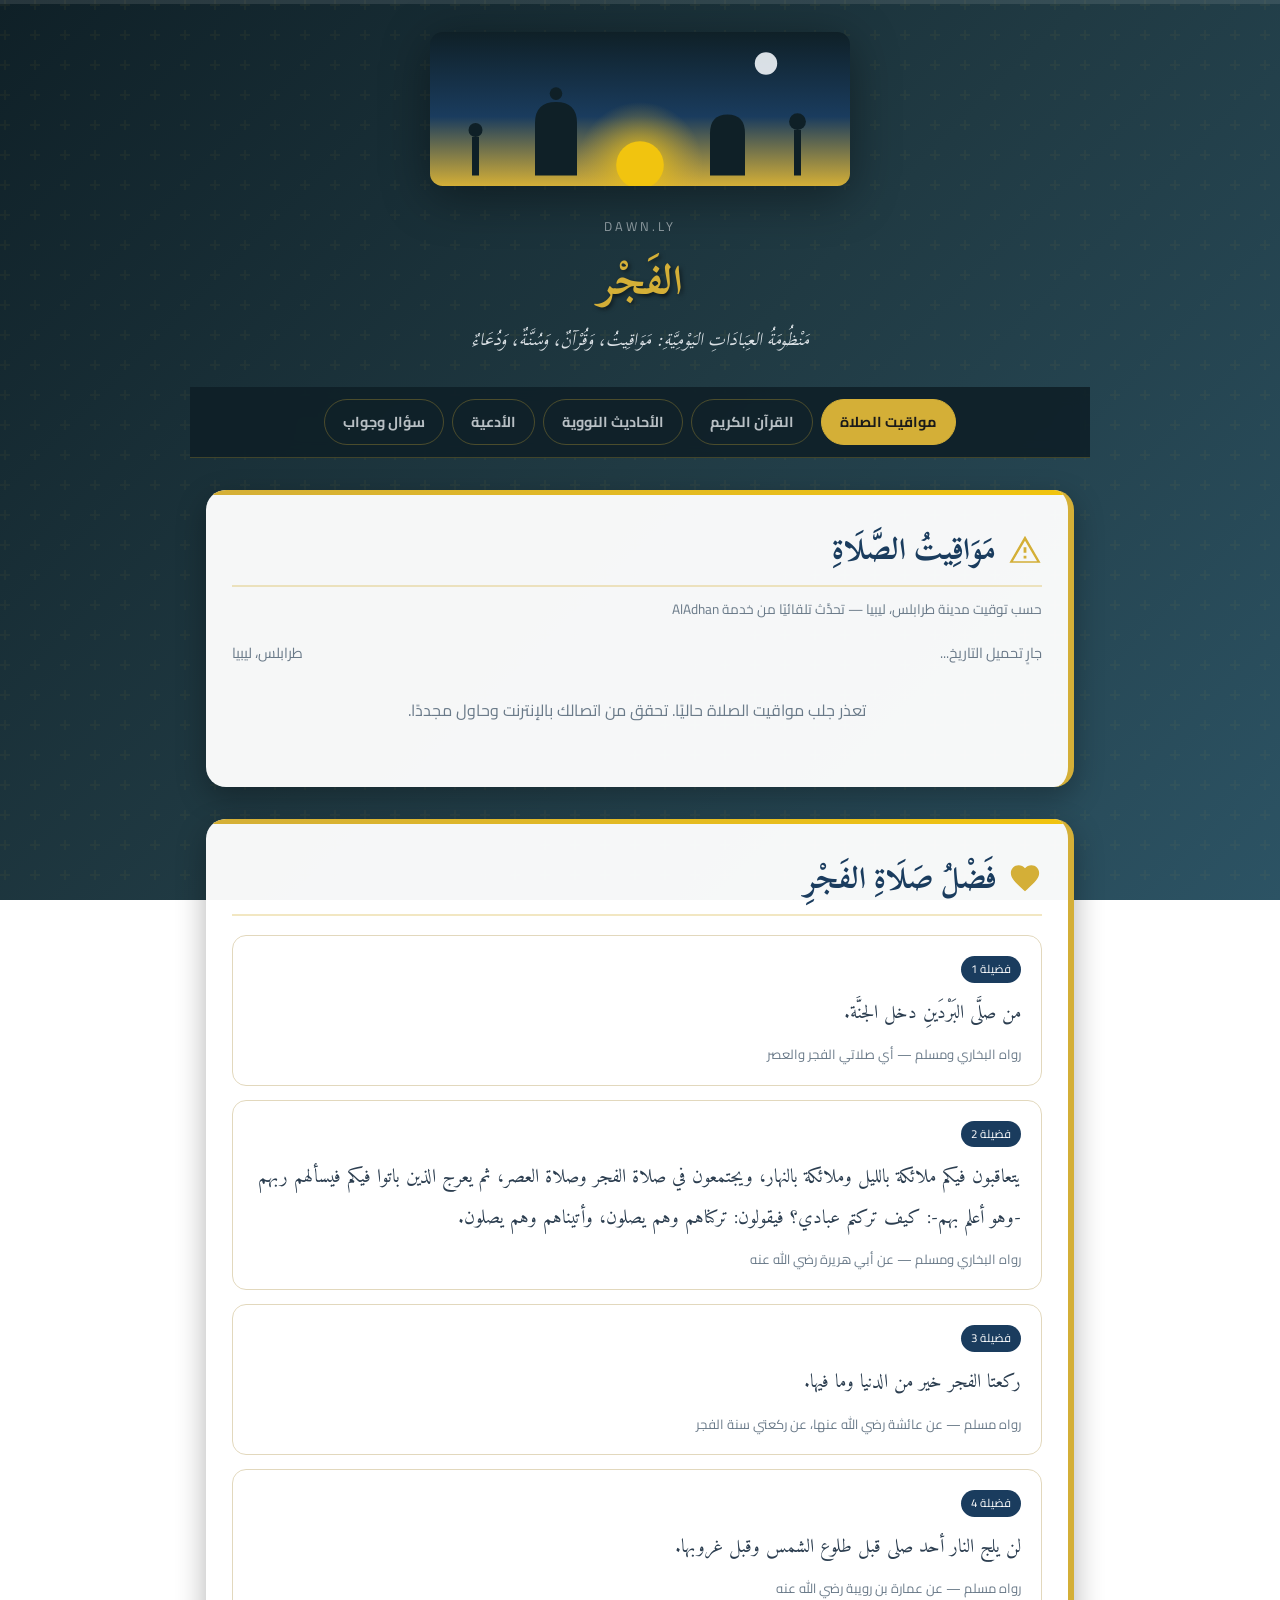
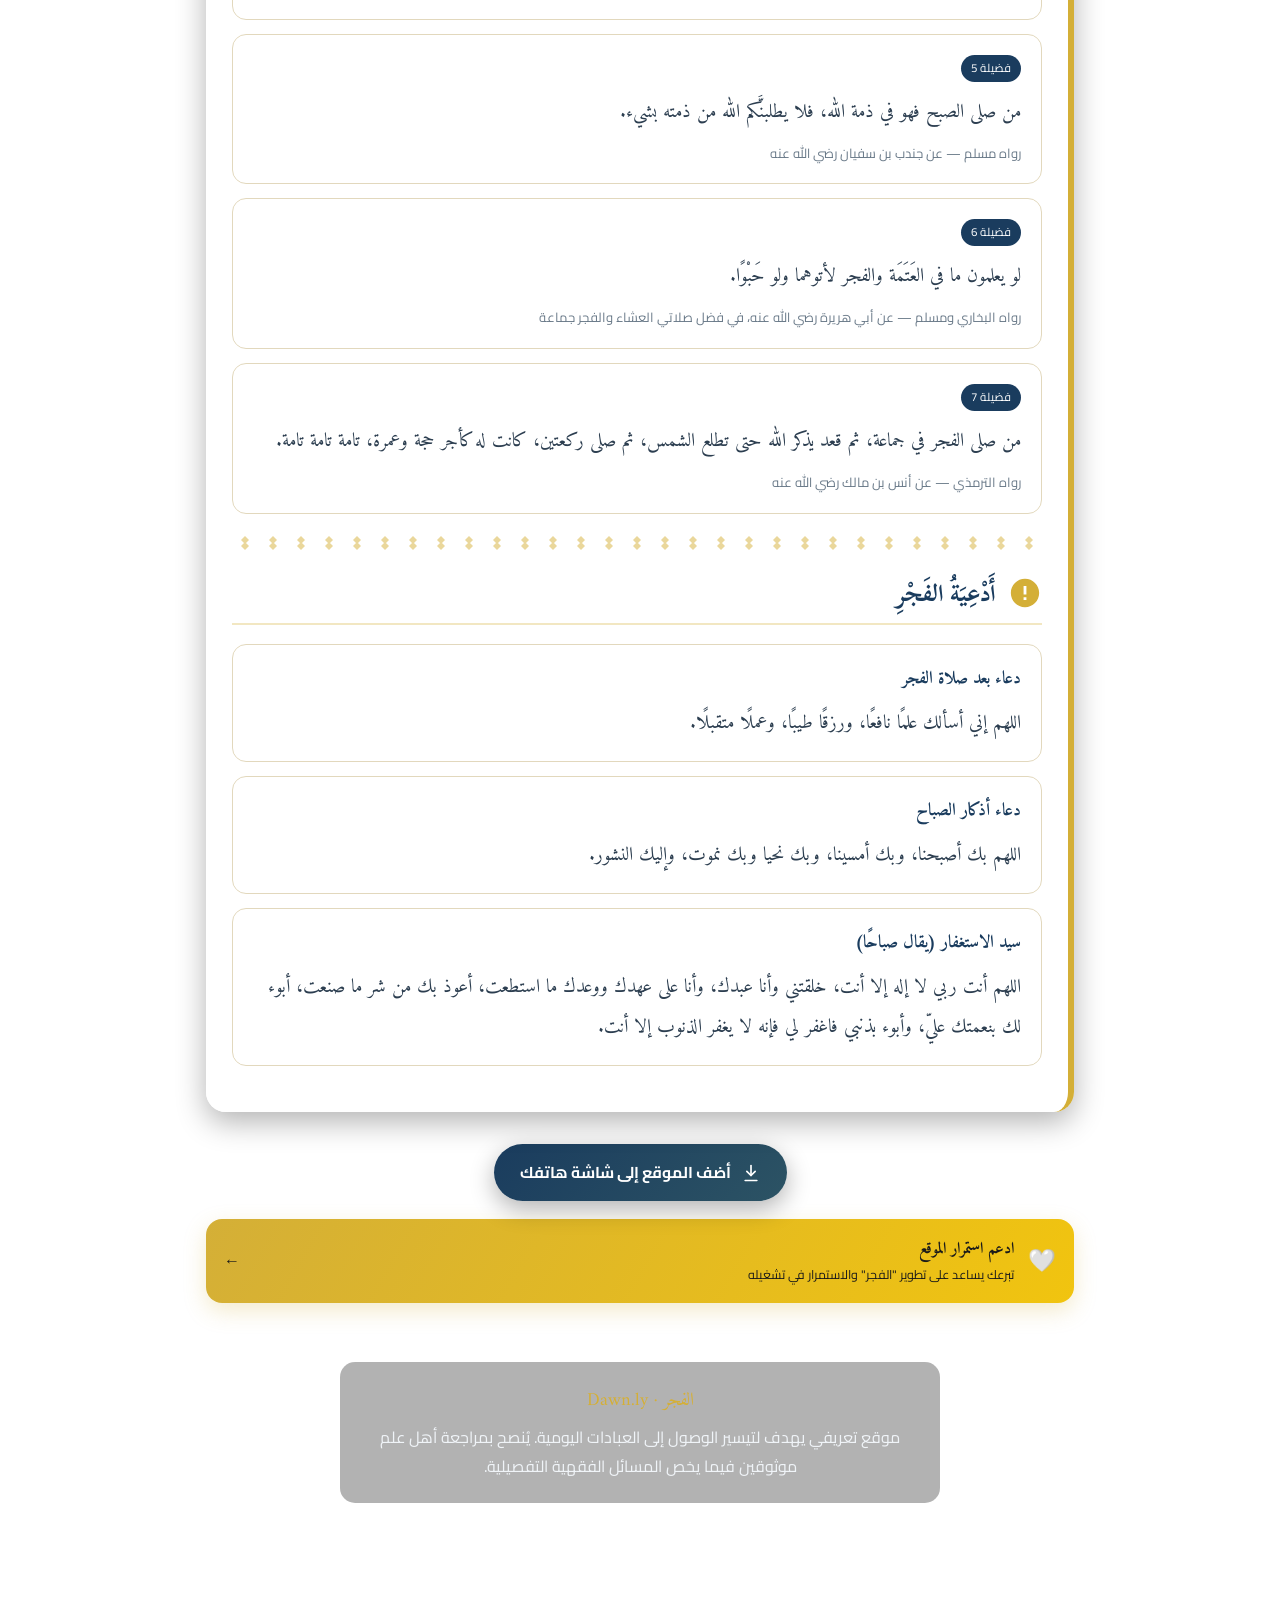
<file: index.html>
<!DOCTYPE html>
<html lang="ar" dir="rtl">
<head>
<meta charset="UTF-8">
<meta name="viewport" content="width=device-width, initial-scale=1.0">
<title>الفجر | مواقيت الصلاة - Dawn.ly</title>
<link rel="manifest" href="manifest.json">
<meta name="theme-color" content="#1a3c5e">
<link rel="apple-touch-icon" href="icon-180.png">
<link rel="icon" href="icon-192.png">
<meta name="mobile-web-app-capable" content="yes">
<meta name="apple-mobile-web-app-capable" content="yes">
<meta name="apple-mobile-web-app-status-bar-style" content="black-translucent">
<meta name="apple-mobile-web-app-title" content="الفجر">
<meta name="description" content="مواقيت الصلاة في طرابلس، ليبيا، وفضل صلاة الفجر وأدعيتها وأحاديثها">
<link rel="preconnect" href="https://fonts.googleapis.com">
<link rel="preconnect" href="https://fonts.gstatic.com" crossorigin>
<link href="https://fonts.googleapis.com/css2?family=Amiri:ital,wght@0,400;0,700;1,400&family=Scheherazade+New:wght@400;700&family=Cairo:wght@400;600;700;800&display=swap" rel="stylesheet">
<link rel="stylesheet" href="style.css">
</head>
<body>

<div class="progress-container"><div class="progress-bar" id="progressBar"></div></div>

<div class="container">

    <header>
        <a href="index.html" class="brand-link">
            <div class="header-art">
                <svg viewBox="0 0 600 220" xmlns="http://www.w3.org/2000/svg">
                    <defs>
                        <linearGradient id="sky" x1="0" y1="0" x2="0" y2="1">
                            <stop offset="0%" stop-color="#0f2027"/>
                            <stop offset="55%" stop-color="#1a3c5e"/>
                            <stop offset="100%" stop-color="#d4af37"/>
                        </linearGradient>
                        <radialGradient id="sun" cx="50%" cy="50%" r="50%">
                            <stop offset="0%" stop-color="#f1c40f"/>
                            <stop offset="100%" stop-color="#d4af37" stop-opacity="0"/>
                        </radialGradient>
                    </defs>
                    <rect width="600" height="220" fill="url(#sky)" rx="18"/>
                    <circle cx="300" cy="190" r="90" fill="url(#sun)"/>
                    <circle cx="300" cy="190" r="34" fill="#f1c40f"/>
                    <g fill="#0f2027">
                        <rect x="60" y="150" width="10" height="55"/>
                        <circle cx="65" cy="140" r="10"/>
                        <rect x="520" y="140" width="10" height="65"/>
                        <circle cx="525" cy="128" r="12"/>
                        <path d="M150 205 L150 130 Q150 100 180 100 Q210 100 210 130 L210 205 Z"/>
                        <circle cx="180" cy="88" r="9"/>
                        <path d="M400 205 L400 145 Q400 118 425 118 Q450 118 450 145 L450 205 Z"/>
                    </g>
                    <circle cx="480" cy="45" r="16" fill="#f0f4f8" opacity=".9"/>
                </svg>
            </div>
            <div class="domain-tag">Dawn.ly</div>
            <h1>الفَجْر</h1>
        </a>
        <p class="subtitle">مَنْظُومَةُ العِبَادَاتِ اليَوْمِيَّةِ: مَوَاقِيتُ، وَقُرْآنٌ، وَسُنَّةٌ، وَدُعَاءٌ</p>
    </header>

    <nav>
        <a href="index.html" class="active">مواقيت الصلاة</a>
        <a href="quran.html">القرآن الكريم</a>
        <a href="hadith.html">الأحاديث النووية</a>
        <a href="duas.html">الأدعية</a>
        <a href="qa.html">سؤال وجواب</a>
    </nav>

    <div class="section-card">
        <h2 class="section-title">
            <svg viewBox="0 0 24 24"><path d="M12 2L1 21h22L12 2zm0 3.5l8.5 14.5h-17L12 5.5zM11 10v4h2v-4h-2zm0 6v2h2v-2h-2z"/></svg>
            مَوَاقِيتُ الصَّلَاةِ
        </h2>
        <p class="section-note">حسب توقيت مدينة طرابلس، ليبيا — تحدَّث تلقائيًا من خدمة AlAdhan</p>
        <div class="loc-line">
            <span id="dateLine">جارٍ تحميل التاريخ...</span>
            <span> طرابلس، ليبيا</span>
        </div>
        <div id="timesStatus" class="status">جارٍ جلب مواقيت الصلاة...</div>
        <div id="timesGrid" class="times-grid" style="display:none;"></div>
        <div id="hijriLine" class="hijri"></div>
    </div>

    <div class="section-card">
        <h2 class="section-title">
            <svg viewBox="0 0 24 24"><path d="M12 21.35l-1.45-1.32C5.4 15.36 2 12.28 2 8.5 2 5.42 4.42 3 7.5 3c1.74 0 3.41.81 4.5 2.09C13.09 3.81 14.76 3 16.5 3 19.58 3 22 5.42 22 8.5c0 3.78-3.4 6.86-8.55 11.54L12 21.35z"/></svg>
            فَضْلُ صَلَاةِ الفَجْرِ
        </h2>
        <div id="fajrVirtueList"></div>
        <div class="divider"></div>
        <h2 class="section-title" style="font-size:1.5rem;">
            <svg viewBox="0 0 24 24"><path d="M12 2C6.48 2 2 6.48 2 12s4.48 10 10 10 10-4.48 10-10S17.52 2 12 2zm1 15h-2v-2h2v2zm0-4h-2V7h2v6z"/></svg>
            أَدْعِيَةُ الفَجْرِ
        </h2>
        <div id="fajrDuaList"></div>
    </div>

    <div class="install-wrap">
        <button id="installBtn" style="display:none;">
            <svg viewBox="0 0 24 24" fill="none" stroke="currentColor" stroke-width="2" stroke-linecap="round" stroke-linejoin="round"><path d="M12 3v12"/><path d="M7 10l5 5 5-5"/><path d="M5 21h14"/></svg>
            <span id="installBtnText">أضف الموقع إلى شاشة هاتفك</span>
        </button>
        <span id="installNote"></span>
    </div>

    <!-- Support icon/banner: only here, at the bottom of the homepage -->
    <a href="support.html" class="support-banner">
        <span class="icon">🤍</span>
        <span class="txt">
            <strong>ادعم استمرار الموقع</strong>
            <small>تبرعك يساعد على تطوير "الفجر" والاستمرار في تشغيله</small>
        </span>
        <span>←</span>
    </a>

    <footer>
        <div class="footer-note">
            <div class="fname">الفجر · Dawn.ly</div>
            <p>موقع تعريفي يهدف لتيسير الوصول إلى العبادات اليومية. يُنصح بمراجعة أهل علم موثوقين فيما يخص المسائل الفقهية التفصيلية.</p>
        </div>
    </footer>
</div>

<div class="modal-overlay" id="installModal">
    <div class="modal-sheet">
        <h3 id="installModalTitle">📲 إضافة "الفجر" إلى الشاشة الرئيسية</h3>
        <ol id="installModalSteps"></ol>
        <button class="modal-close" id="closeInstallModal">حسنًا، فهمت</button>
    </div>
</div>

<script>
/* ============ PRAYER TIMES (Aladhan API, Tripoli, Libya) ============ */
async function loadPrayerTimes(){
  const statusEl = document.getElementById('timesStatus');
  const gridEl = document.getElementById('timesGrid');
  const dateLine = document.getElementById('dateLine');
  const hijriLine = document.getElementById('hijriLine');
  try{
    const res = await fetch('https://api.aladhan.com/v1/timingsByCity?city=Tripoli&country=Libya&method=5');
    if(!res.ok) throw new Error('network');
    const json = await res.json();
    const t = json.data.timings;
    const names = [
      {key:'Fajr', ar:'الفجر'}, {key:'Sunrise', ar:'الشروق'}, {key:'Dhuhr', ar:'الظهر'},
      {key:'Asr', ar:'العصر'}, {key:'Maghrib', ar:'المغرب'}, {key:'Isha', ar:'العشاء'}
    ];
    const now = new Date();
    const nowMinutes = now.getHours()*60 + now.getMinutes();
    function toMinutes(str){ const [h,m] = str.split(':').map(Number); return h*60+m; }
    let closestIdx = 0, minDiff = Infinity;
    names.forEach((n,i)=>{
      const diff = nowMinutes - toMinutes(t[n.key].slice(0,5));
      if(diff>=0 && diff<minDiff){ minDiff = diff; closestIdx = i; }
    });
    gridEl.innerHTML = names.map((n,i)=>`
      <div class="time-box ${i===closestIdx?'now':''}">
        <div class="name">${n.ar}</div>
        <div class="val">${t[n.key].slice(0,5)}</div>
      </div>`).join('');
    statusEl.style.display='none';
    gridEl.style.display='grid';
    const gdate = json.data.date.gregorian;
    const hdate = json.data.date.hijri;
    const arMonths = ['يناير','فبراير','مارس','أبريل','مايو','يونيو','يوليو','أغسطس','سبتمبر','أكتوبر','نوفمبر','ديسمبر'];
    const arWeekdays = ['الأحد','الاثنين','الثلاثاء','الأربعاء','الخميس','الجمعة','السبت'];
    const todayJs = new Date();
    dateLine.textContent = `${arWeekdays[todayJs.getDay()]} ${gdate.day} ${arMonths[Number(gdate.month.number)-1]} ${gdate.year}`;
    hijriLine.textContent = `${hdate.day} ${hdate.month.ar} ${hdate.year} هـ`;
  }catch(err){
    statusEl.textContent = 'تعذر جلب مواقيت الصلاة حاليًا. تحقق من اتصالك بالإنترنت وحاول مجددًا.';
  }
}
loadPrayerTimes();

/* ============ FAJR VIRTUE + DUAS ============ */
const fajrHadiths = [
  ["من صلَّى البَرْدَينِ دخل الجنَّة.", "رواه البخاري ومسلم — أي صلاتي الفجر والعصر"],
  ["يتعاقبون فيكم ملائكة بالليل وملائكة بالنهار، ويجتمعون في صلاة الفجر وصلاة العصر، ثم يعرج الذين باتوا فيكم فيسألهم ربهم -وهو أعلم بهم-: كيف تركتم عبادي؟ فيقولون: تركناهم وهم يصلون، وأتيناهم وهم يصلون.", "رواه البخاري ومسلم — عن أبي هريرة رضي الله عنه"],
  ["ركعتا الفجر خير من الدنيا وما فيها.", "رواه مسلم — عن عائشة رضي الله عنها، عن ركعتي سنة الفجر"],
  ["لن يلج النار أحد صلى قبل طلوع الشمس وقبل غروبها.", "رواه مسلم — عن عمارة بن رويبة رضي الله عنه"],
  ["من صلى الصبح فهو في ذمة الله، فلا يطلبنَّكم الله من ذمته بشيء.", "رواه مسلم — عن جندب بن سفيان رضي الله عنه"],
  ["لو يعلمون ما في العَتَمَة والفجر لأتوهما ولو حَبْوًا.", "رواه البخاري ومسلم — عن أبي هريرة رضي الله عنه، في فضل صلاتي العشاء والفجر جماعة"],
  ["من صلى الفجر في جماعة، ثم قعد يذكر الله حتى تطلع الشمس، ثم صلى ركعتين، كانت له كأجر حجة وعمرة، تامة تامة تامة.", "رواه الترمذي — عن أنس بن مالك رضي الله عنه"]
];
document.getElementById('fajrVirtueList').innerHTML = fajrHadiths.map((h,i)=>`
  <div class="item-card">
    <span class="idx">فضيلة ${i+1}</span>
    <div class="arabic">${h[0]}</div>
    <div class="src">${h[1]}</div>
  </div>
`).join('');

const fajrDuas = [
  ["دعاء بعد صلاة الفجر", "اللهم إني أسألك علمًا نافعًا، ورزقًا طيبًا، وعملًا متقبلًا."],
  ["دعاء أذكار الصباح", "اللهم بك أصبحنا، وبك أمسينا، وبك نحيا وبك نموت، وإليك النشور."],
  ["سيد الاستغفار (يقال صباحًا)", "اللهم أنت ربي لا إله إلا أنت، خلقتني وأنا عبدك، وأنا على عهدك ووعدك ما استطعت، أعوذ بك من شر ما صنعت، أبوء لك بنعمتك عليّ، وأبوء بذنبي فاغفر لي فإنه لا يغفر الذنوب إلا أنت."]
];
document.getElementById('fajrDuaList').innerHTML = fajrDuas.map(d=>`
  <div class="item-card">
    <h3>${d[0]}</h3>
    <div class="arabic">${d[1]}</div>
  </div>
`).join('');
</script>
<script src="app.js"></script>
</body>
</html>
</file>
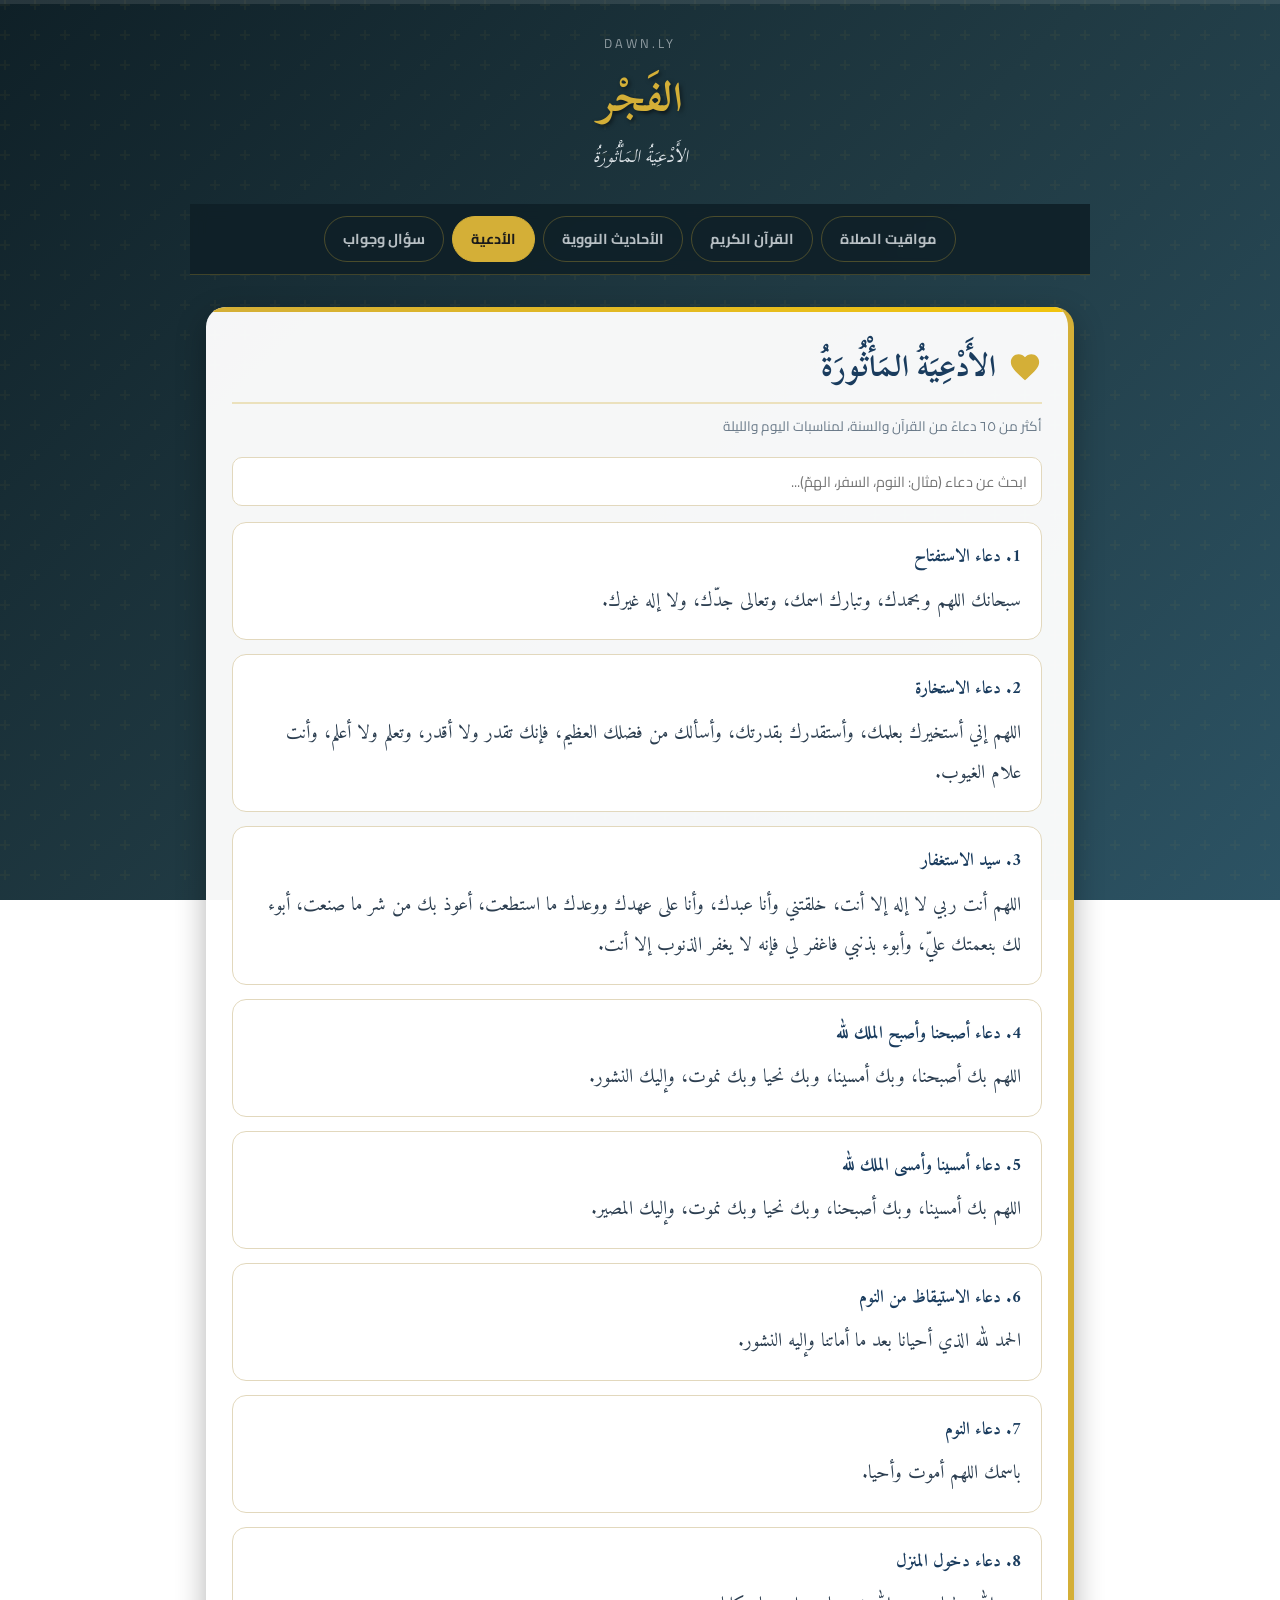
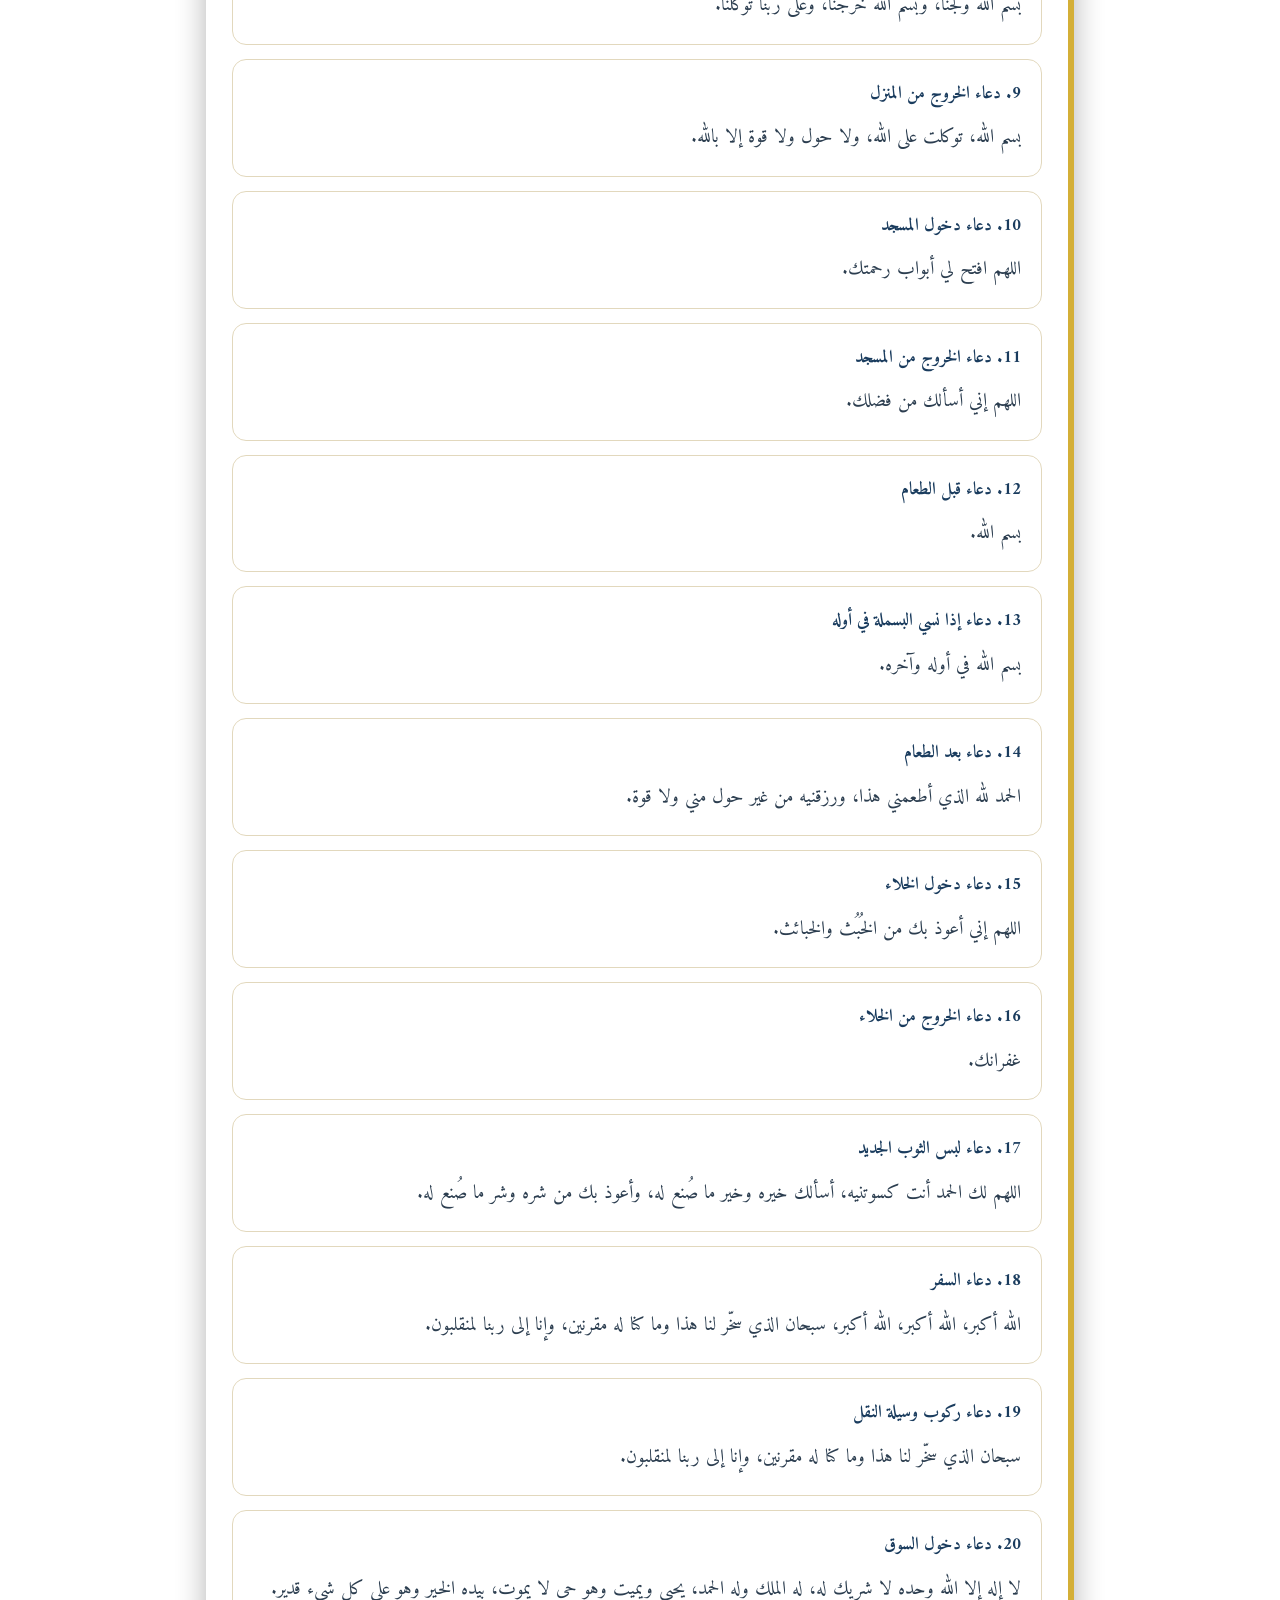
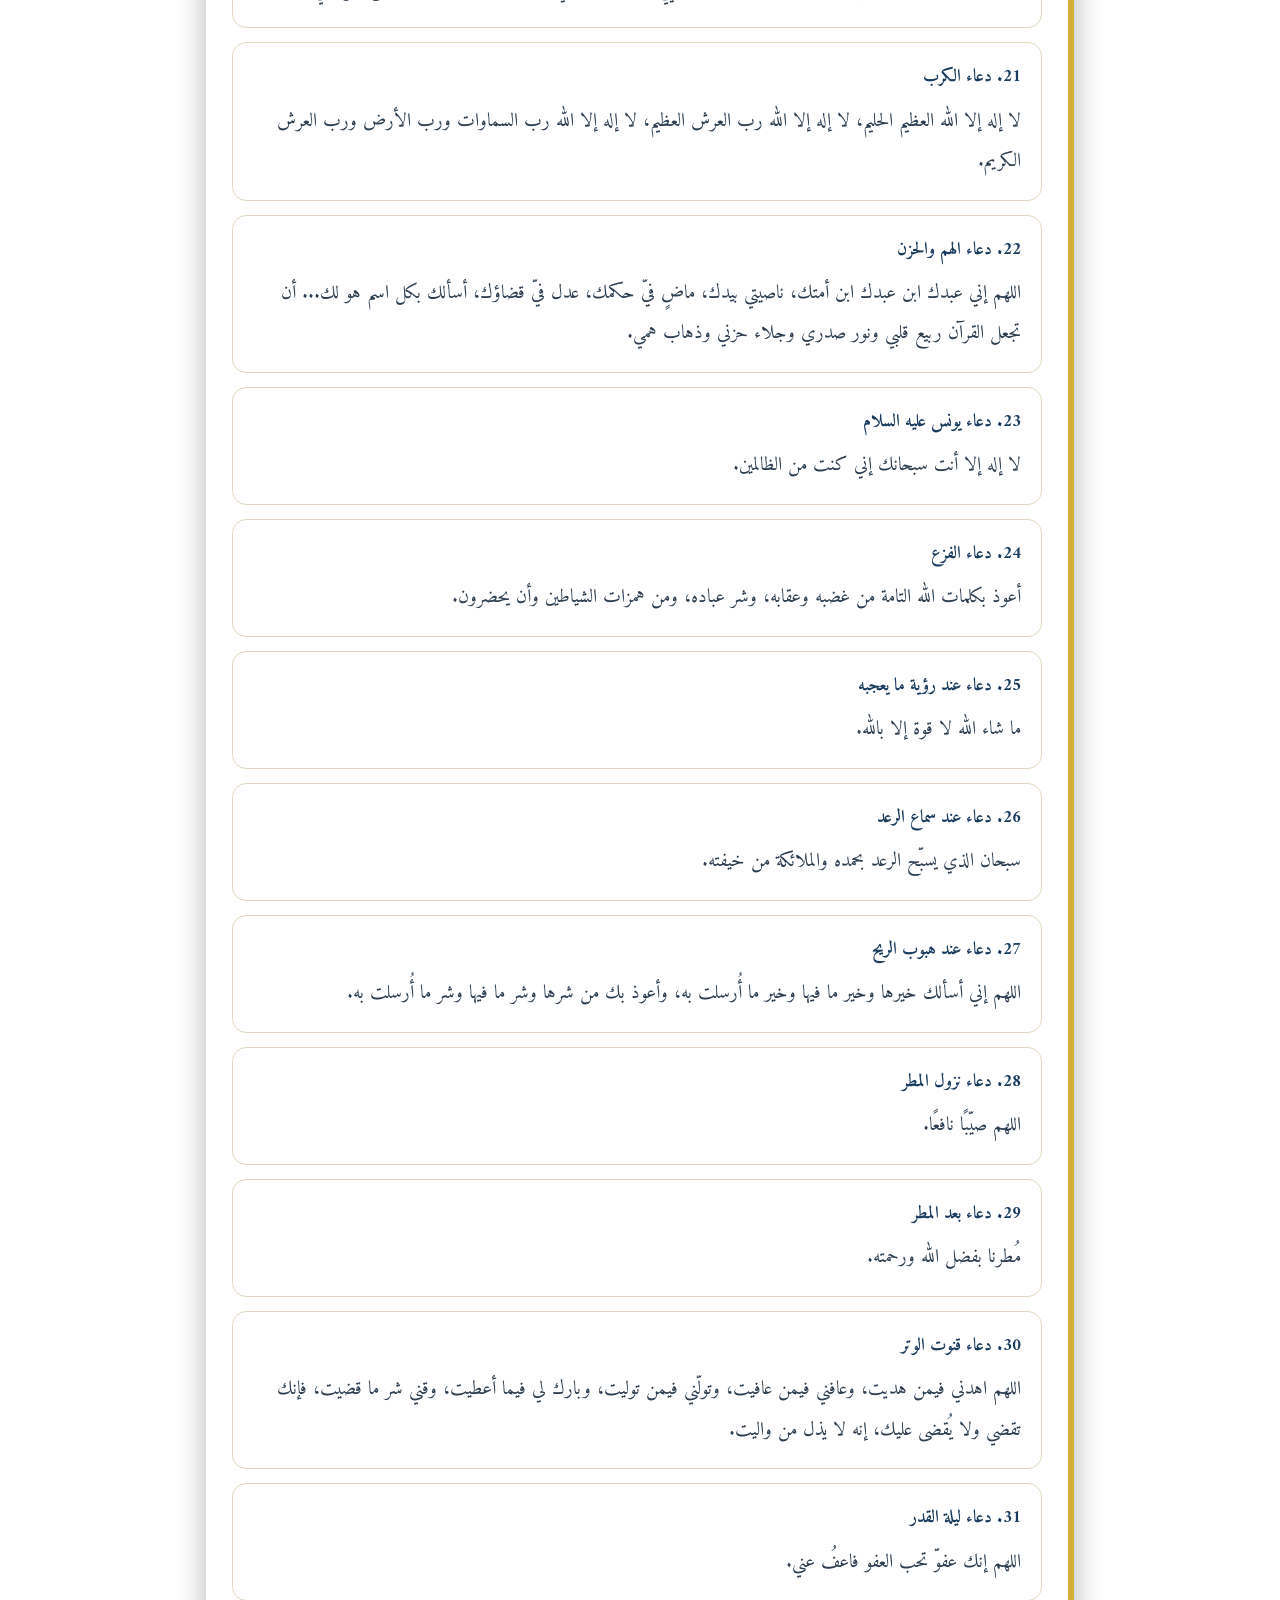
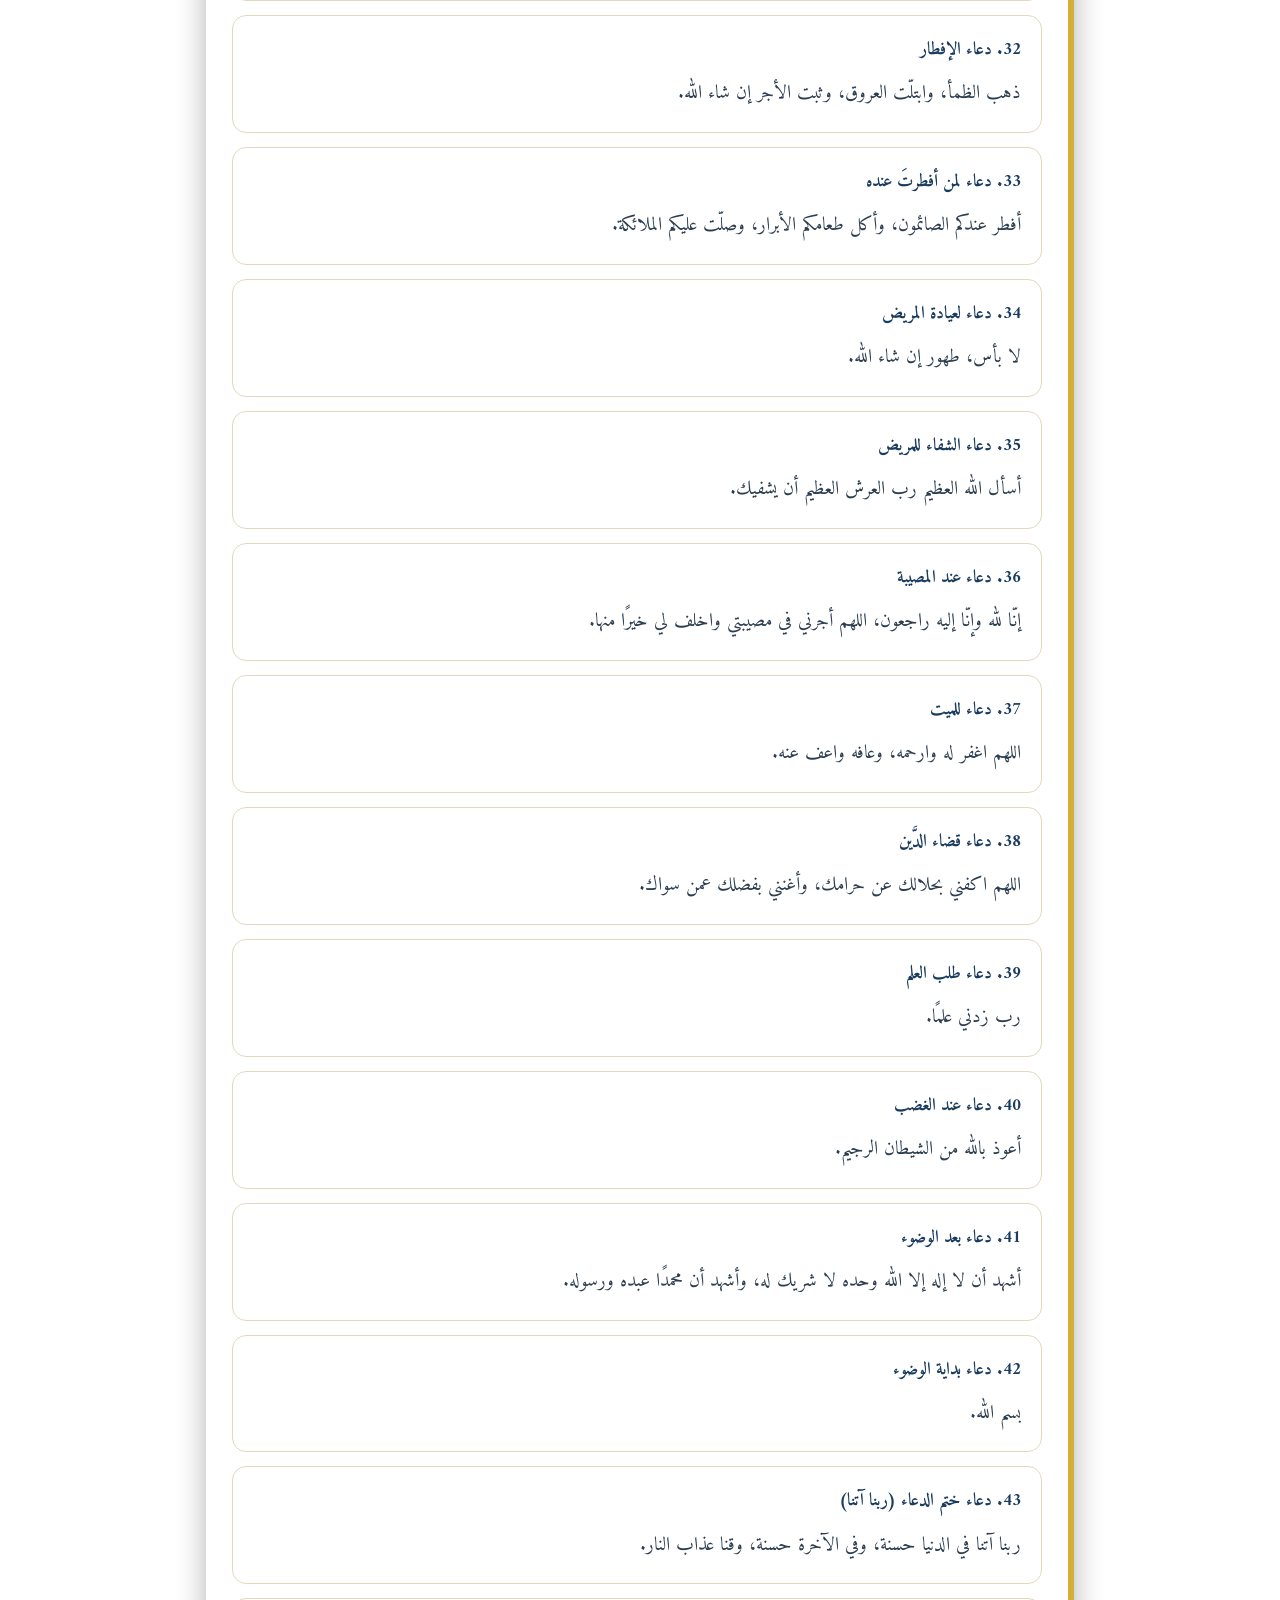
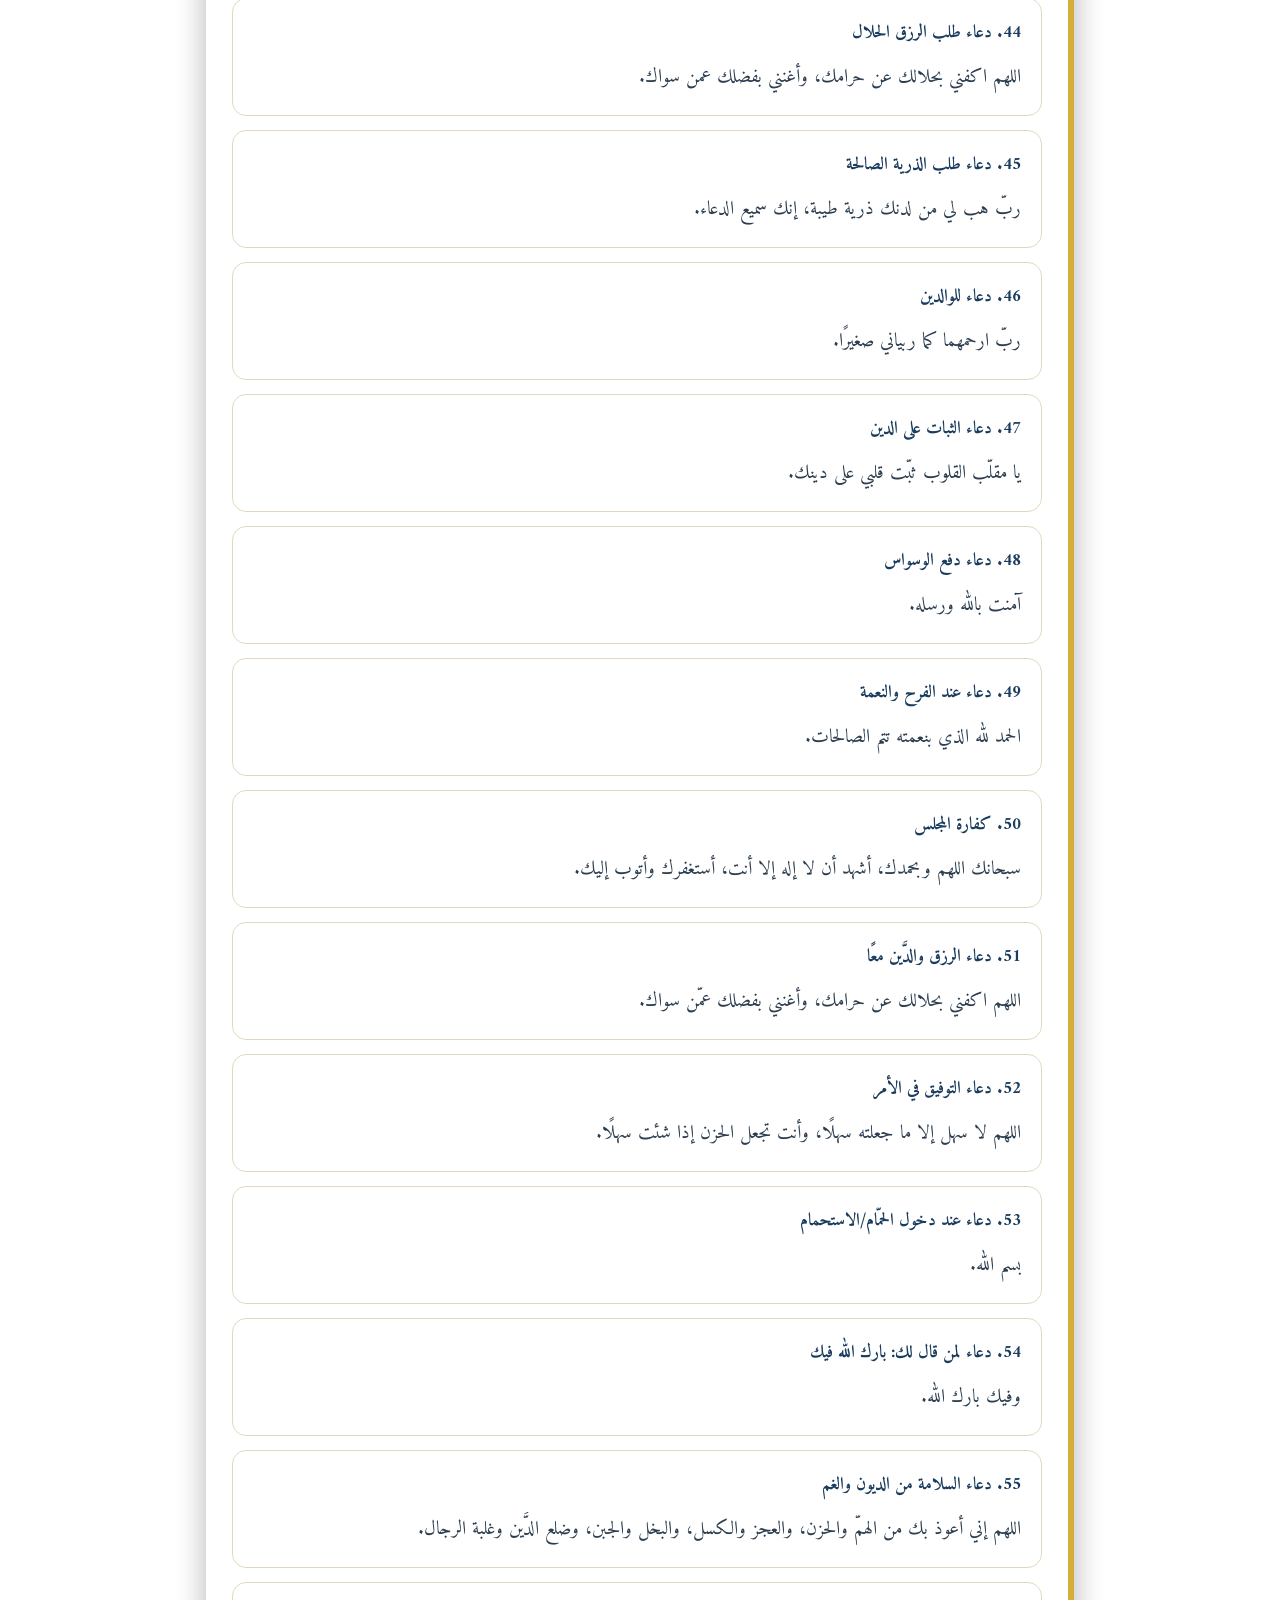
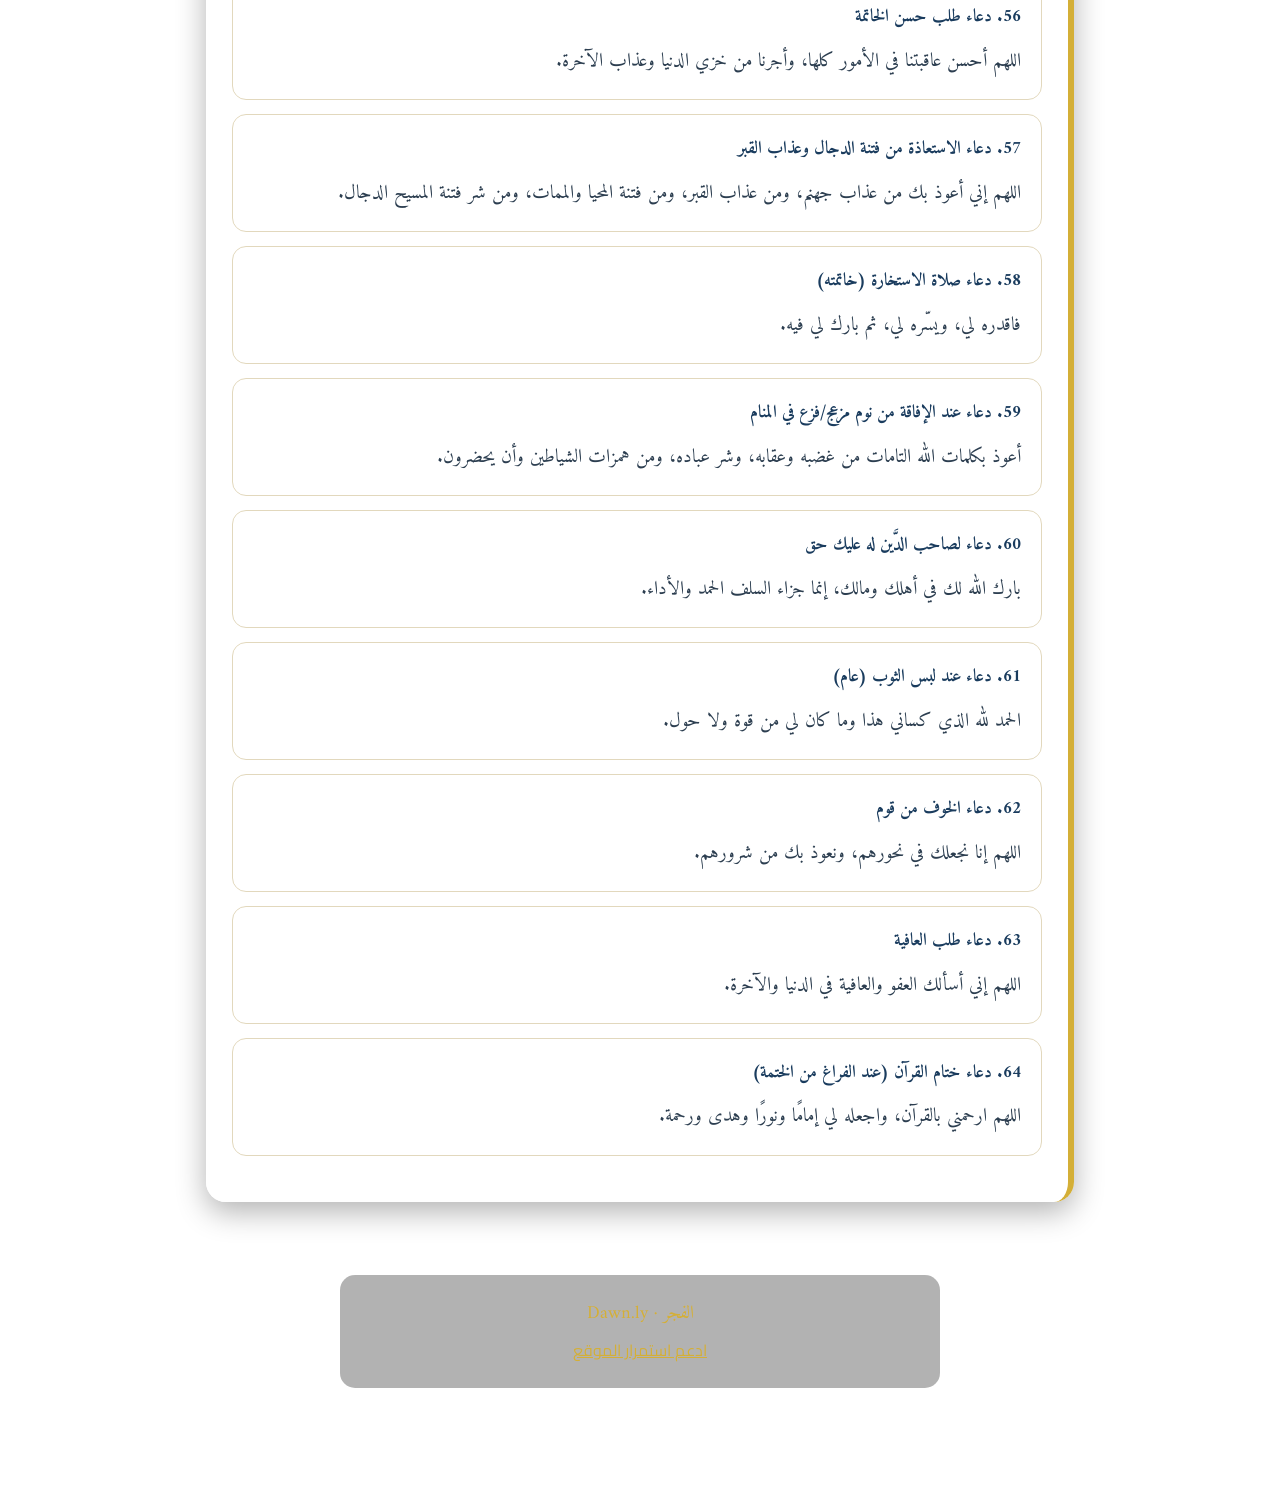
<file: duas.html>
<!DOCTYPE html>
<html lang="ar" dir="rtl">
<head>
<meta charset="UTF-8">
<meta name="viewport" content="width=device-width, initial-scale=1.0">
<title>الأدعية المأثورة | الفجر - Dawn.ly</title>
<link rel="manifest" href="manifest.json">
<meta name="theme-color" content="#1a3c5e">
<link rel="apple-touch-icon" href="icon-180.png">
<link rel="icon" href="icon-192.png">
<meta name="mobile-web-app-capable" content="yes">
<meta name="apple-mobile-web-app-capable" content="yes">
<meta name="description" content="٥٠ دعاءً مأثورًا من القرآن والسنة، لمناسبات اليوم والليلة">
<link rel="preconnect" href="https://fonts.googleapis.com">
<link rel="preconnect" href="https://fonts.gstatic.com" crossorigin>
<link href="https://fonts.googleapis.com/css2?family=Amiri:ital,wght@0,400;0,700;1,400&family=Scheherazade+New:wght@400;700&family=Cairo:wght@400;600;700;800&display=swap" rel="stylesheet">
<link rel="stylesheet" href="style.css">
</head>
<body>

<div class="progress-container"><div class="progress-bar" id="progressBar"></div></div>

<div class="container">

    <header>
        <a href="index.html" class="brand-link">
            <div class="domain-tag">Dawn.ly</div>
            <h1>الفَجْر</h1>
        </a>
        <p class="subtitle">الأَدْعِيَةُ المَأْثُورَةُ</p>
    </header>

    <nav>
        <a href="index.html">مواقيت الصلاة</a>
        <a href="quran.html">القرآن الكريم</a>
        <a href="hadith.html">الأحاديث النووية</a>
        <a href="duas.html" class="active">الأدعية</a>
        <a href="qa.html">سؤال وجواب</a>
    </nav>

    <div class="section-card">
        <h2 class="section-title">
            <svg viewBox="0 0 24 24"><path d="M12 21.35l-1.45-1.32C5.4 15.36 2 12.28 2 8.5 2 5.42 4.42 3 7.5 3c1.74 0 3.41.81 4.5 2.09C13.09 3.81 14.76 3 16.5 3 19.58 3 22 5.42 22 8.5c0 3.78-3.4 6.86-8.55 11.54L12 21.35z"/></svg>
            الأَدْعِيَةُ المَأْثُورَةُ
        </h2>
        <p class="section-note">أكثر من ٦٥ دعاءً من القرآن والسنة، لمناسبات اليوم والليلة</p>
        <input class="search-box" id="duaSearch" style="width:100%; margin-bottom:16px;" placeholder="ابحث عن دعاء (مثال: النوم، السفر، الهمّ)...">
        <div id="duaList"></div>
    </div>

    <footer>
        <div class="footer-note">
            <div class="fname">الفجر · Dawn.ly</div>
            <p><a href="support.html">ادعم استمرار الموقع</a></p>
        </div>
    </footer>
</div>

<script>
const duas = [
["دعاء الاستفتاح","سبحانك اللهم وبحمدك، وتبارك اسمك، وتعالى جدّك، ولا إله غيرك."],
["دعاء الاستخارة","اللهم إني أستخيرك بعلمك، وأستقدرك بقدرتك، وأسألك من فضلك العظيم، فإنك تقدر ولا أقدر، وتعلم ولا أعلم، وأنت علام الغيوب."],
["سيد الاستغفار","اللهم أنت ربي لا إله إلا أنت، خلقتني وأنا عبدك، وأنا على عهدك ووعدك ما استطعت، أعوذ بك من شر ما صنعت، أبوء لك بنعمتك عليّ، وأبوء بذنبي فاغفر لي فإنه لا يغفر الذنوب إلا أنت."],
["دعاء أصبحنا وأصبح الملك لله","اللهم بك أصبحنا، وبك أمسينا، وبك نحيا وبك نموت، وإليك النشور."],
["دعاء أمسينا وأمسى الملك لله","اللهم بك أمسينا، وبك أصبحنا، وبك نحيا وبك نموت، وإليك المصير."],
["دعاء الاستيقاظ من النوم","الحمد لله الذي أحيانا بعد ما أماتنا وإليه النشور."],
["دعاء النوم","باسمك اللهم أموت وأحيا."],
["دعاء دخول المنزل","بسم الله ولجنا، وبسم الله خرجنا، وعلى ربنا توكلنا."],
["دعاء الخروج من المنزل","بسم الله، توكلت على الله، ولا حول ولا قوة إلا بالله."],
["دعاء دخول المسجد","اللهم افتح لي أبواب رحمتك."],
["دعاء الخروج من المسجد","اللهم إني أسألك من فضلك."],
["دعاء قبل الطعام","بسم الله."],
["دعاء إذا نسي البسملة في أوله","بسم الله في أوله وآخره."],
["دعاء بعد الطعام","الحمد لله الذي أطعمني هذا، ورزقنيه من غير حول مني ولا قوة."],
["دعاء دخول الخلاء","اللهم إني أعوذ بك من الخُبُث والخبائث."],
["دعاء الخروج من الخلاء","غفرانك."],
["دعاء لبس الثوب الجديد","اللهم لك الحمد أنت كسوتنيه، أسألك خيره وخير ما صُنع له، وأعوذ بك من شره وشر ما صُنع له."],
["دعاء السفر","الله أكبر، الله أكبر، الله أكبر، سبحان الذي سخّر لنا هذا وما كنا له مقرنين، وإنا إلى ربنا لمنقلبون."],
["دعاء ركوب وسيلة النقل","سبحان الذي سخّر لنا هذا وما كنا له مقرنين، وإنا إلى ربنا لمنقلبون."],
["دعاء دخول السوق","لا إله إلا الله وحده لا شريك له، له الملك وله الحمد، يحيي ويميت وهو حي لا يموت، بيده الخير وهو على كل شيء قدير."],
["دعاء الكرب","لا إله إلا الله العظيم الحليم، لا إله إلا الله رب العرش العظيم، لا إله إلا الله رب السماوات ورب الأرض ورب العرش الكريم."],
["دعاء الهم والحزن","اللهم إني عبدك ابن عبدك ابن أمتك، ناصيتي بيدك، ماضٍ فيّ حكمك، عدل فيّ قضاؤك، أسألك بكل اسم هو لك... أن تجعل القرآن ربيع قلبي ونور صدري وجلاء حزني وذهاب همي."],
["دعاء يونس عليه السلام","لا إله إلا أنت سبحانك إني كنت من الظالمين."],
["دعاء الفزع","أعوذ بكلمات الله التامة من غضبه وعقابه، وشر عباده، ومن همزات الشياطين وأن يحضرون."],
["دعاء عند رؤية ما يعجبه","ما شاء الله لا قوة إلا بالله."],
["دعاء عند سماع الرعد","سبحان الذي يسبّح الرعد بحمده والملائكة من خيفته."],
["دعاء عند هبوب الريح","اللهم إني أسألك خيرها وخير ما فيها وخير ما أُرسلت به، وأعوذ بك من شرها وشر ما فيها وشر ما أُرسلت به."],
["دعاء نزول المطر","اللهم صيّبًا نافعًا."],
["دعاء بعد المطر","مُطرنا بفضل الله ورحمته."],
["دعاء قنوت الوتر","اللهم اهدني فيمن هديت، وعافني فيمن عافيت، وتولّني فيمن توليت، وبارك لي فيما أعطيت، وقني شر ما قضيت، فإنك تقضي ولا يُقضى عليك، إنه لا يذل من واليت."],
["دعاء ليلة القدر","اللهم إنك عفوّ تحب العفو فاعفُ عني."],
["دعاء الإفطار","ذهب الظمأ، وابتلّت العروق، وثبت الأجر إن شاء الله."],
["دعاء لمن أفطرتَ عنده","أفطر عندكم الصائمون، وأكل طعامكم الأبرار، وصلّت عليكم الملائكة."],
["دعاء لعيادة المريض","لا بأس، طهور إن شاء الله."],
["دعاء الشفاء للمريض","أسأل الله العظيم رب العرش العظيم أن يشفيك."],
["دعاء عند المصيبة","إنّا لله وإنّا إليه راجعون، اللهم أجرني في مصيبتي واخلف لي خيرًا منها."],
["دعاء للميت","اللهم اغفر له وارحمه، وعافه واعف عنه."],
["دعاء قضاء الدَّين","اللهم اكفني بحلالك عن حرامك، وأغنني بفضلك عمن سواك."],
["دعاء طلب العلم","رب زدني علمًا."],
["دعاء عند الغضب","أعوذ بالله من الشيطان الرجيم."],
["دعاء بعد الوضوء","أشهد أن لا إله إلا الله وحده لا شريك له، وأشهد أن محمدًا عبده ورسوله."],
["دعاء بداية الوضوء","بسم الله."],
["دعاء ختم الدعاء (ربنا آتنا)","ربنا آتنا في الدنيا حسنة، وفي الآخرة حسنة، وقنا عذاب النار."],
["دعاء طلب الرزق الحلال","اللهم اكفني بحلالك عن حرامك، وأغنني بفضلك عمن سواك."],
["دعاء طلب الذرية الصالحة","ربّ هب لي من لدنك ذرية طيبة، إنك سميع الدعاء."],
["دعاء للوالدين","ربّ ارحمهما كما ربياني صغيرًا."],
["دعاء الثبات على الدين","يا مقلّب القلوب ثبّت قلبي على دينك."],
["دعاء دفع الوسواس","آمنت بالله ورسله."],
["دعاء عند الفرح والنعمة","الحمد لله الذي بنعمته تتم الصالحات."],
["كفارة المجلس","سبحانك اللهم وبحمدك، أشهد أن لا إله إلا أنت، أستغفرك وأتوب إليك."],
["دعاء الرزق والدَّين معًا","اللهم اكفني بحلالك عن حرامك، وأغنني بفضلك عمّن سواك."],
["دعاء التوفيق في الأمر","اللهم لا سهل إلا ما جعلته سهلًا، وأنت تجعل الحزن إذا شئت سهلًا."],
["دعاء عند دخول الحمّام/الاستحمام","بسم الله."],
["دعاء لمن قال لك: بارك الله فيك","وفيك بارك الله."],
["دعاء السلامة من الديون والغم","اللهم إني أعوذ بك من الهمّ والحزن، والعجز والكسل، والبخل والجبن، وضلع الدَّين وغلبة الرجال."],
["دعاء طلب حسن الخاتمة","اللهم أحسن عاقبتنا في الأمور كلها، وأجرنا من خزي الدنيا وعذاب الآخرة."],
["دعاء الاستعاذة من فتنة الدجال وعذاب القبر","اللهم إني أعوذ بك من عذاب جهنم، ومن عذاب القبر، ومن فتنة المحيا والممات، ومن شر فتنة المسيح الدجال."],
["دعاء صلاة الاستخارة (خاتمته)","فاقدره لي، ويسّره لي، ثم بارك لي فيه."],
["دعاء عند الإفاقة من نوم مزعج/فزع في المنام","أعوذ بكلمات الله التامات من غضبه وعقابه، وشر عباده، ومن همزات الشياطين وأن يحضرون."],
["دعاء لصاحب الدَّين له عليك حق","بارك الله لك في أهلك ومالك، إنما جزاء السلف الحمد والأداء."],
["دعاء عند لبس الثوب (عام)","الحمد لله الذي كساني هذا وما كان لي من قوة ولا حول."],
["دعاء الخوف من قوم","اللهم إنا نجعلك في نحورهم، ونعوذ بك من شرورهم."],
["دعاء طلب العافية","اللهم إني أسألك العفو والعافية في الدنيا والآخرة."],
["دعاء ختام القرآن (عند الفراغ من الختمة)","اللهم ارحمني بالقرآن، واجعله لي إمامًا ونورًا وهدى ورحمة."]
];
const duaListEl = document.getElementById('duaList');
function renderDuas(filter=''){
  const f = filter.trim();
  duaListEl.innerHTML = duas.map((d,i)=>{
    if(f && !d[0].includes(f) && !d[1].includes(f)) return '';
    return `<div class="item-card"><h3>${i+1}. ${d[0]}</h3><div class="arabic">${d[1]}</div></div>`;
  }).join('');
}
renderDuas();
document.getElementById('duaSearch').addEventListener('input', e=>renderDuas(e.target.value));
</script>
<script src="app.js"></script>
</body>
</html>
</file>
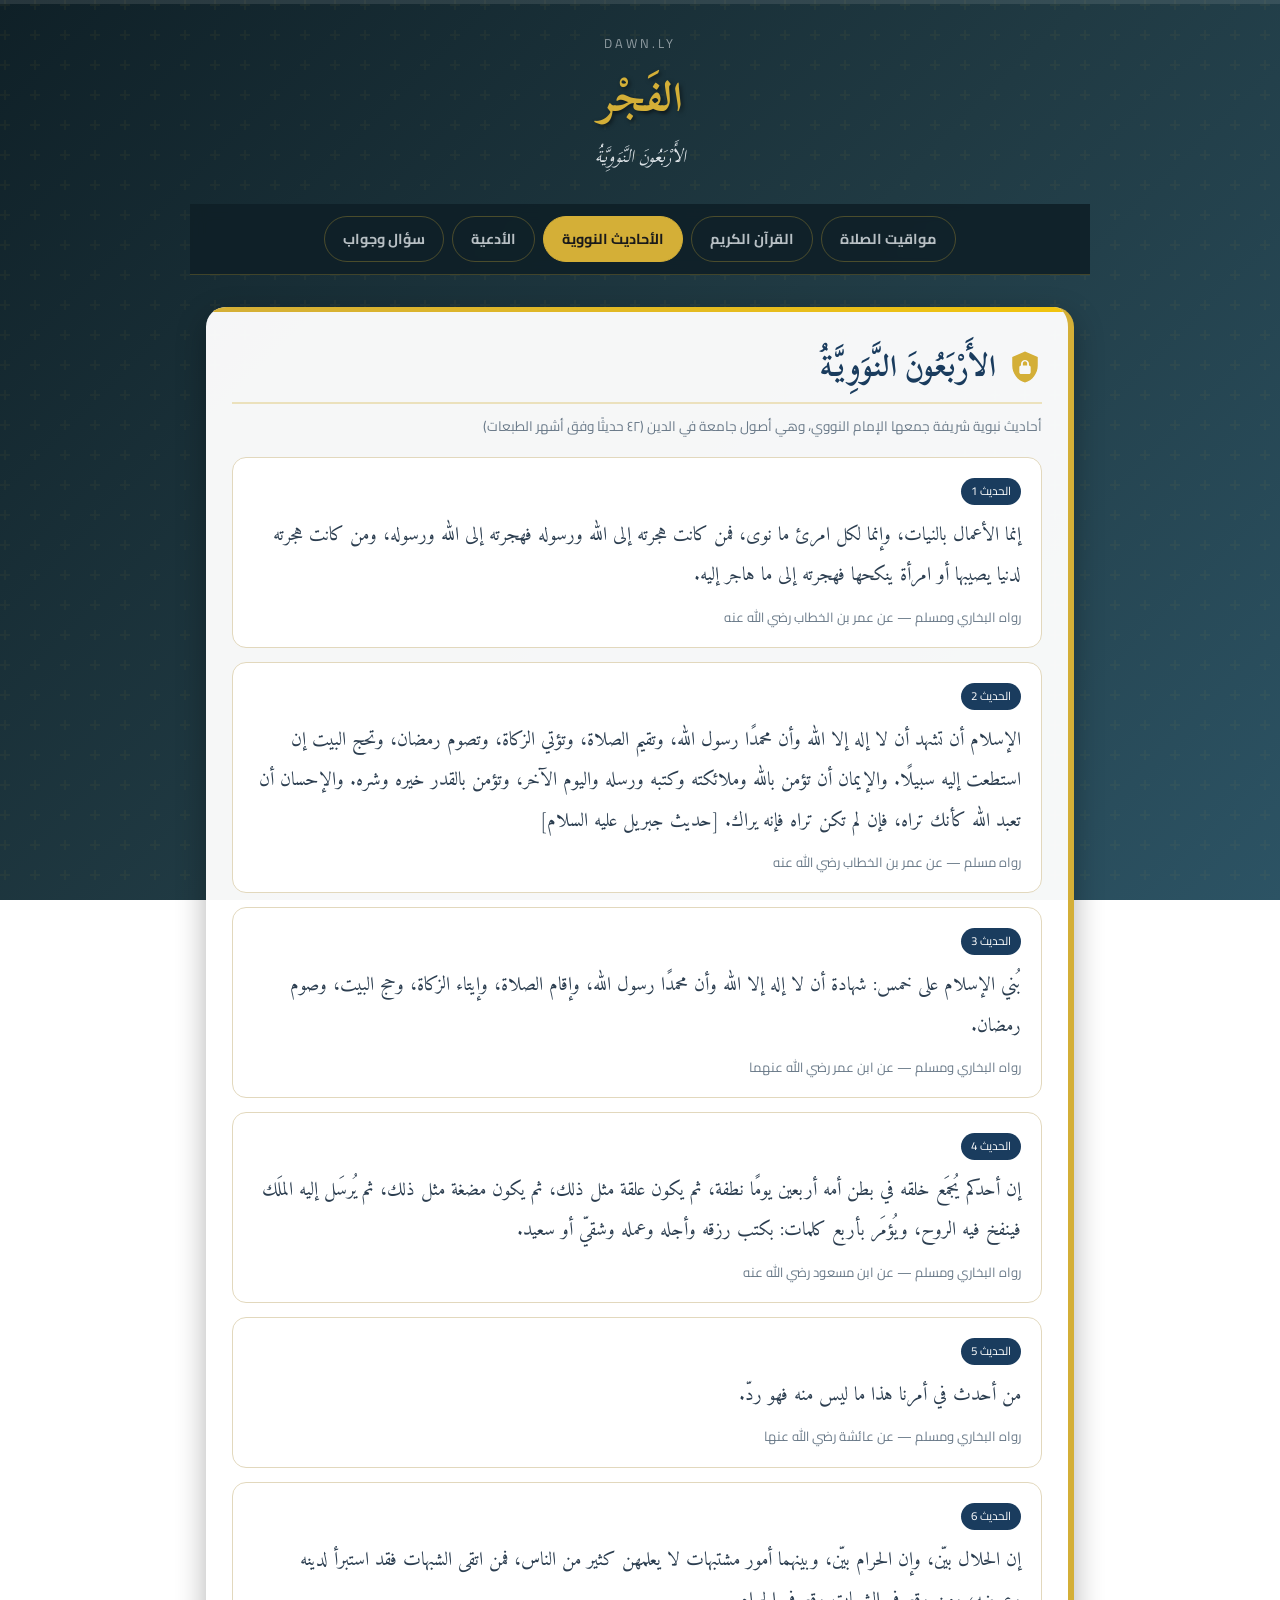
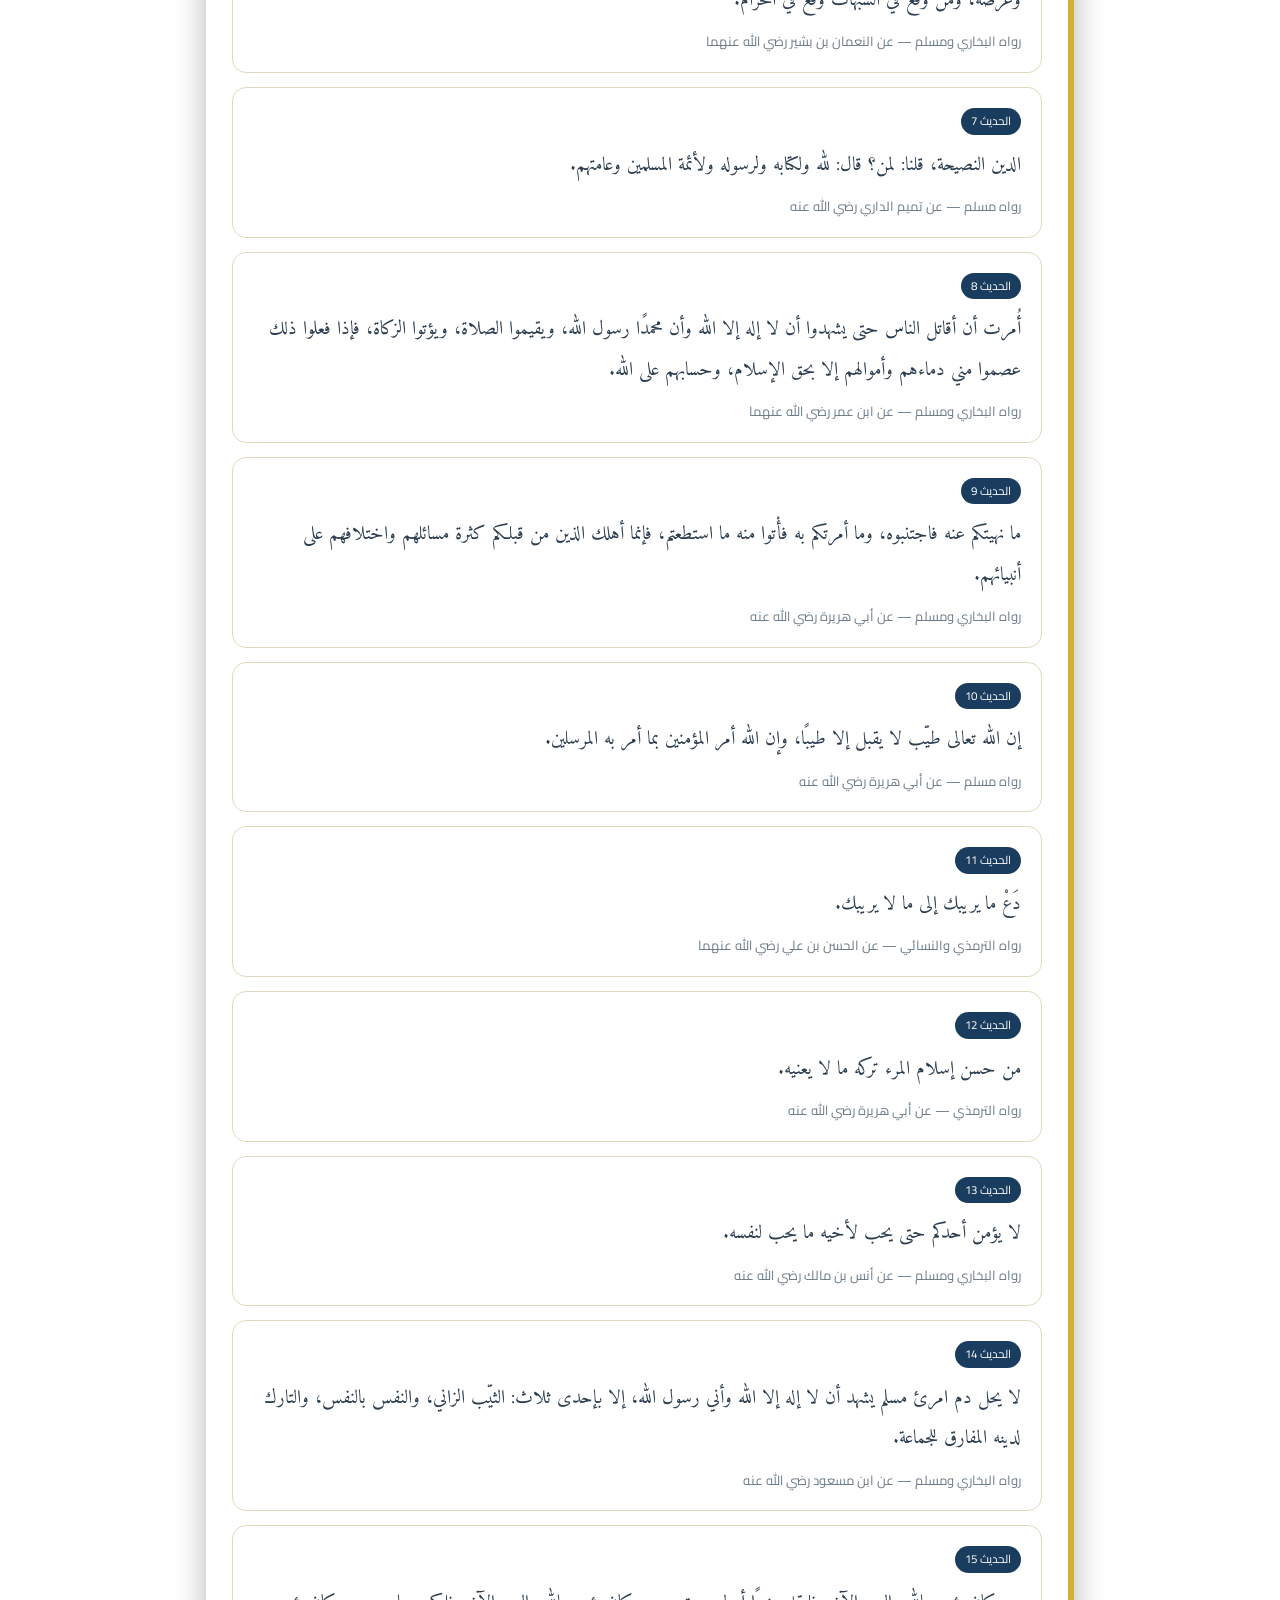
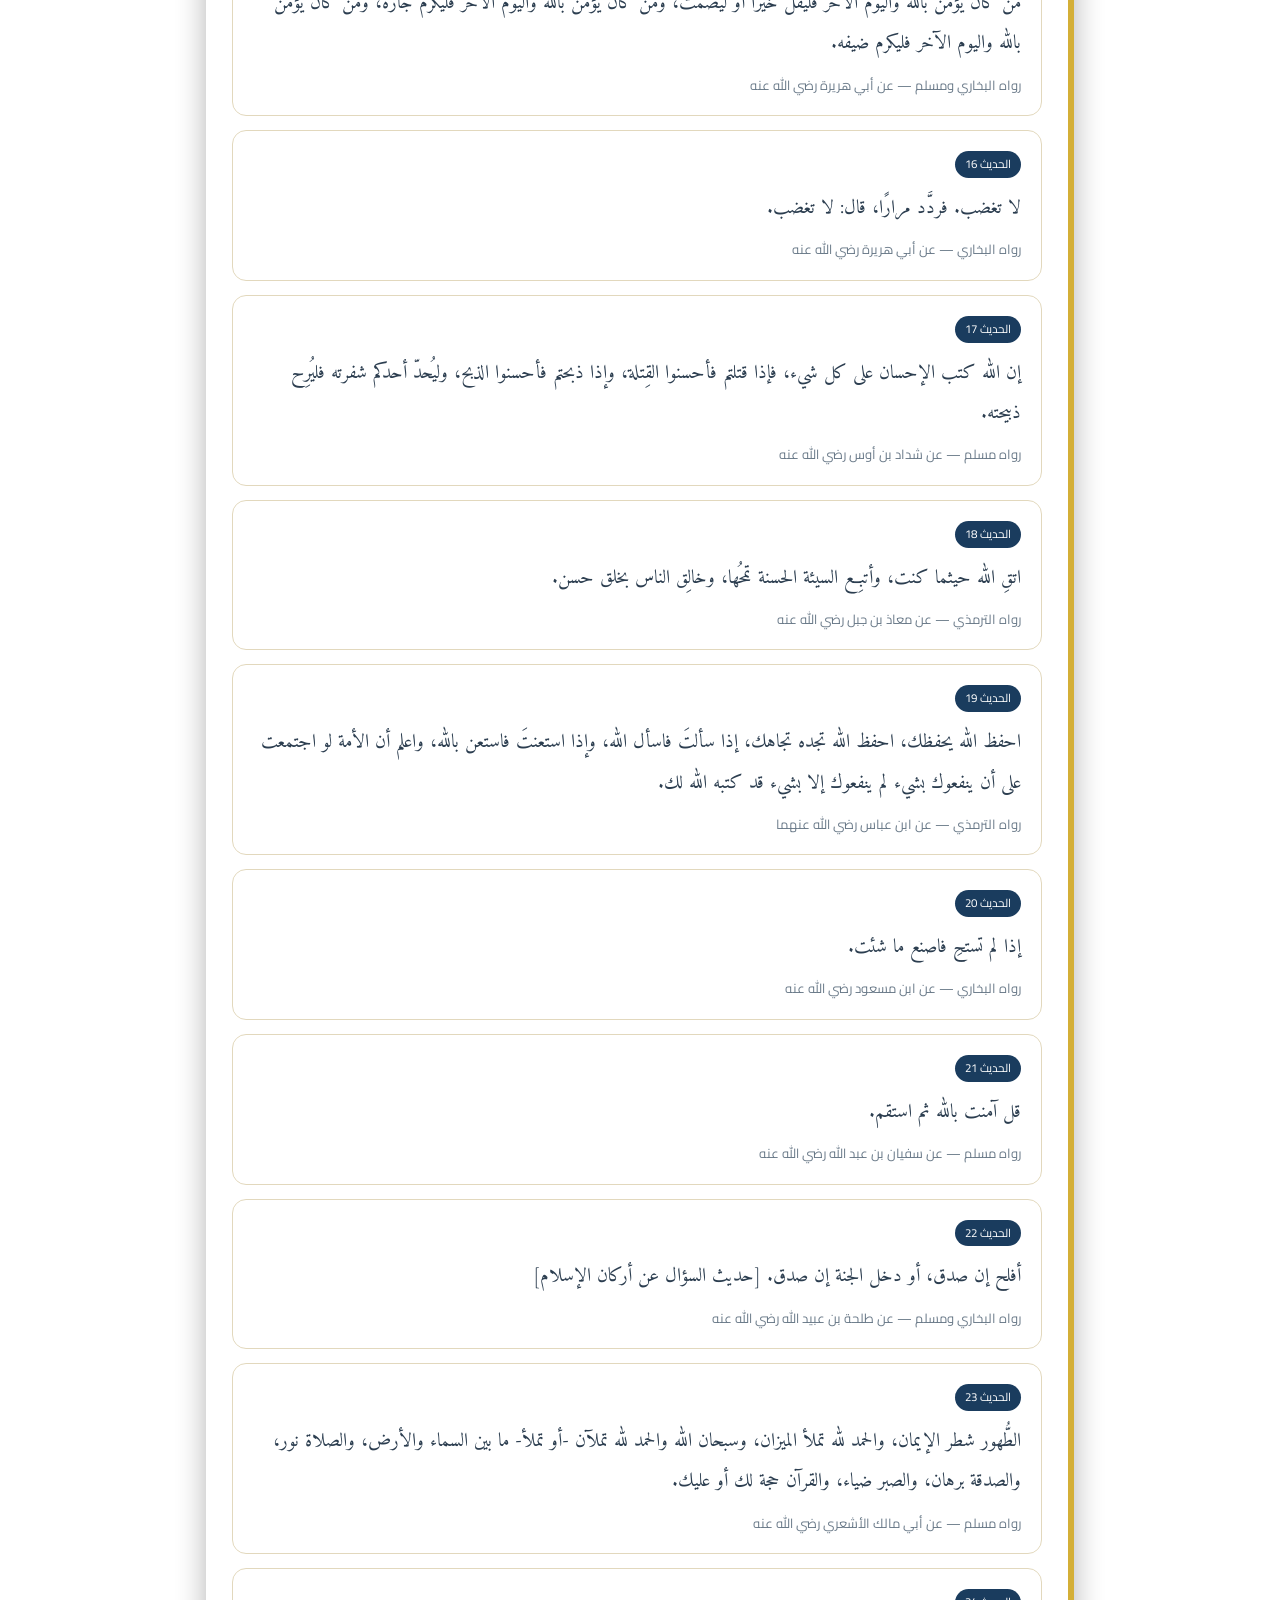
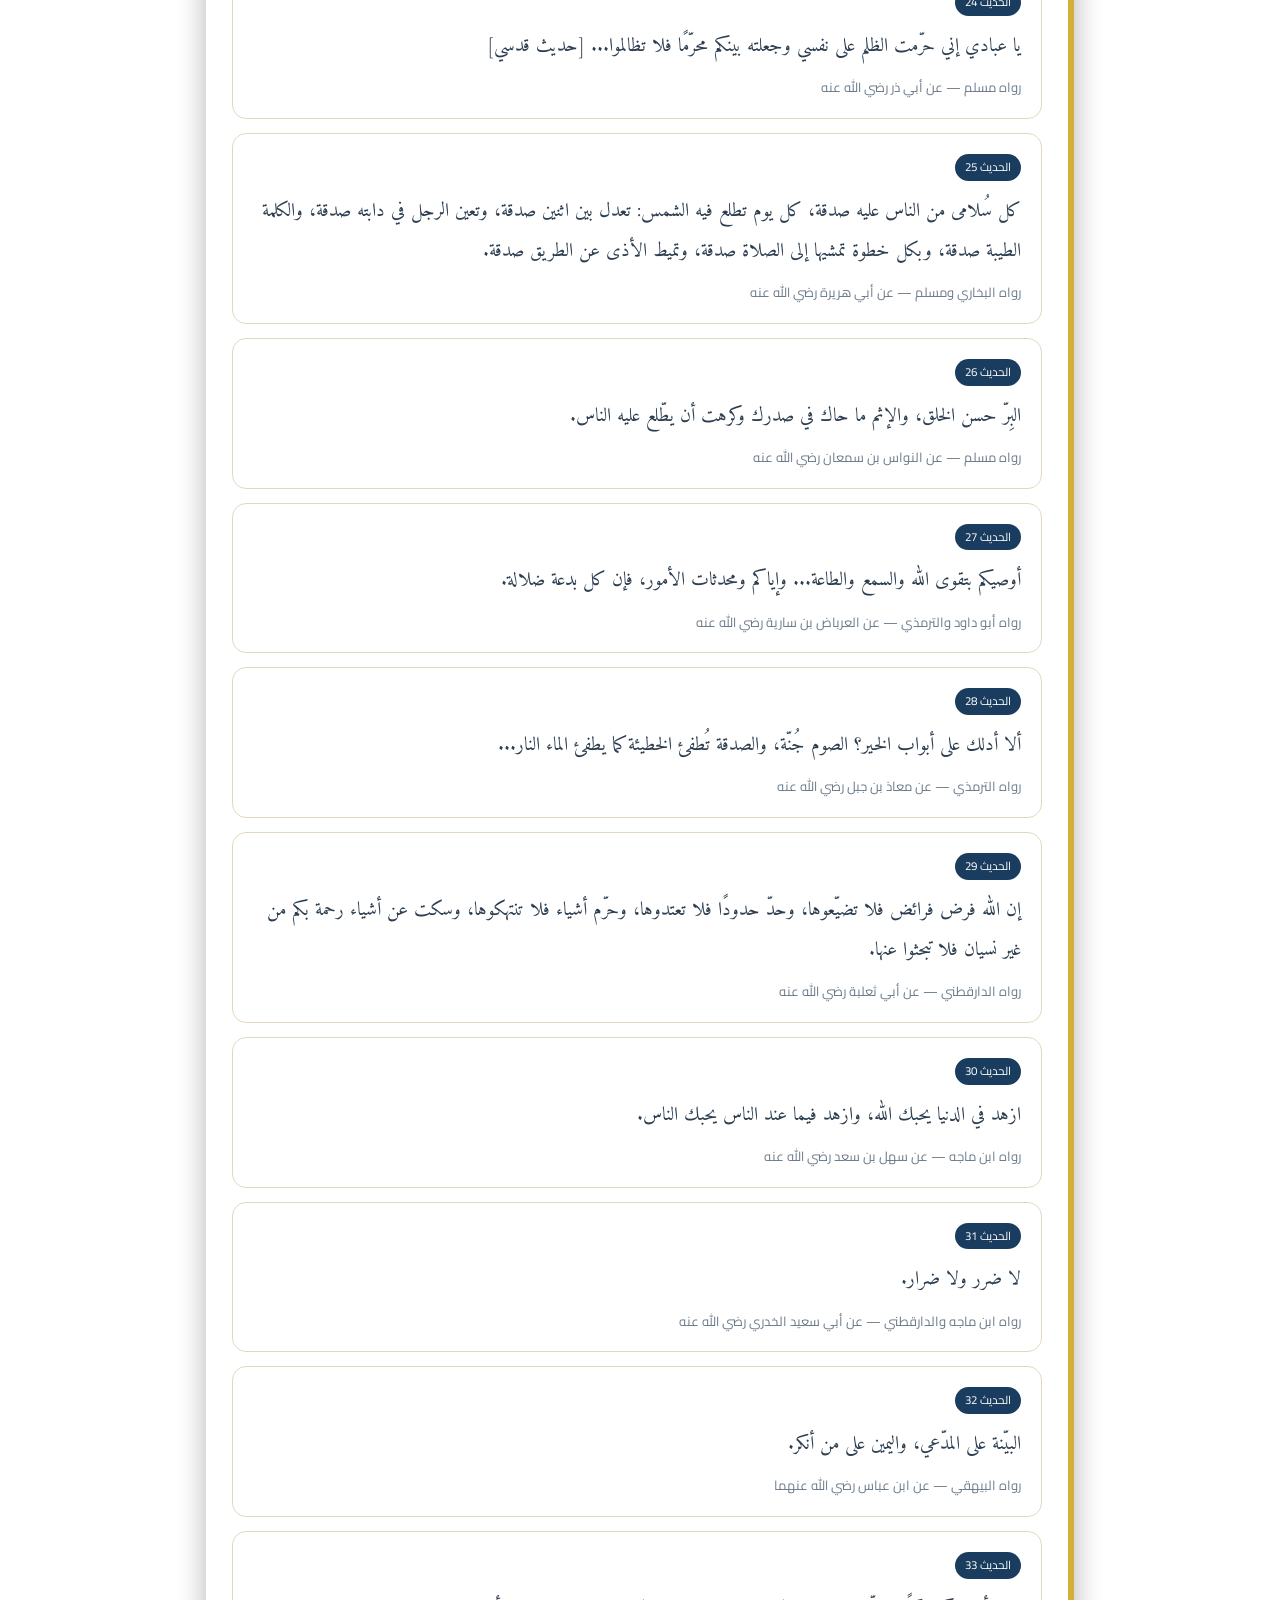
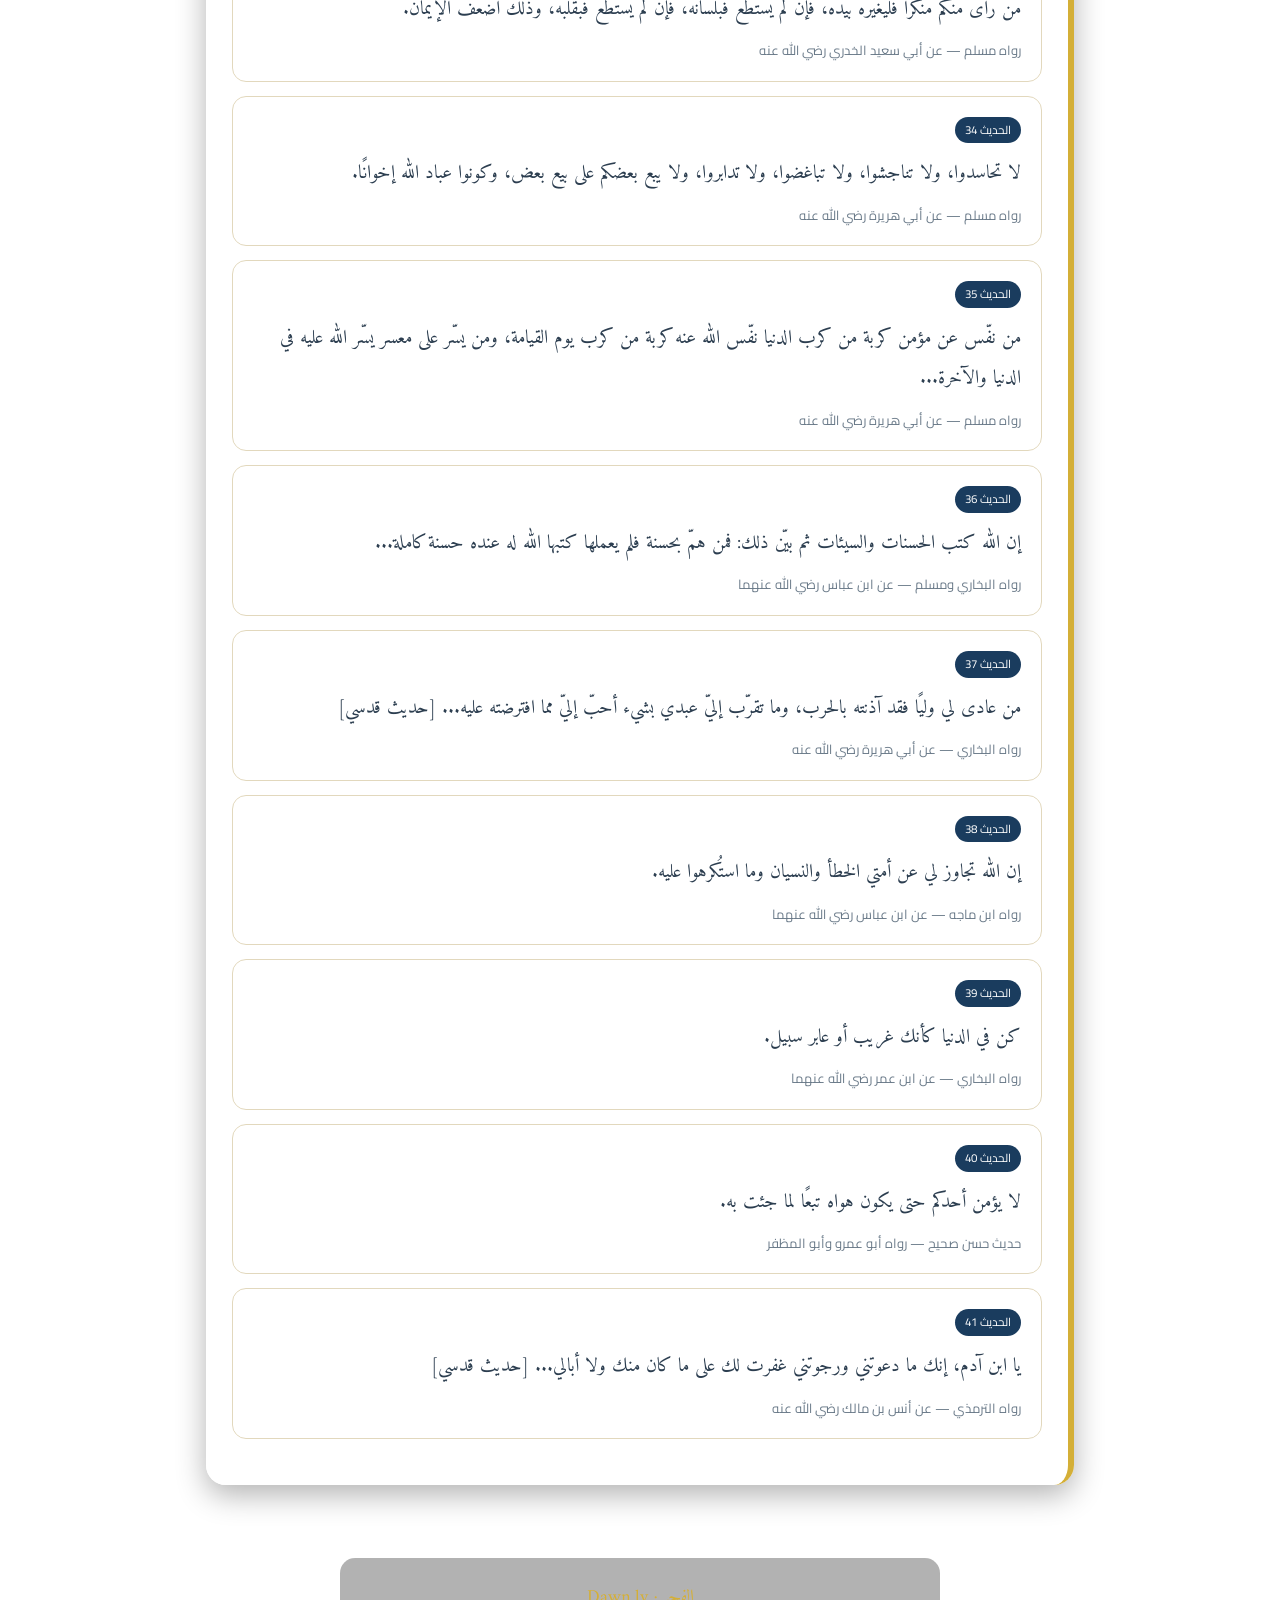
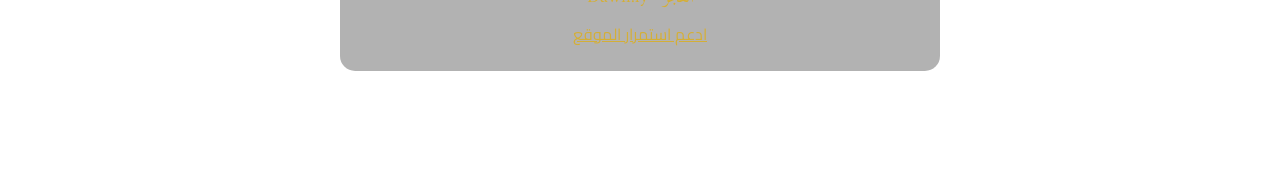
<file: hadith.html>
<!DOCTYPE html>
<html lang="ar" dir="rtl">
<head>
<meta charset="UTF-8">
<meta name="viewport" content="width=device-width, initial-scale=1.0">
<title>الأحاديث النووية | الفجر - Dawn.ly</title>
<link rel="manifest" href="manifest.json">
<meta name="theme-color" content="#1a3c5e">
<link rel="apple-touch-icon" href="icon-180.png">
<link rel="icon" href="icon-192.png">
<meta name="mobile-web-app-capable" content="yes">
<meta name="apple-mobile-web-app-capable" content="yes">
<meta name="description" content="الأربعون النووية كاملة: أحاديث نبوية شريفة جمعها الإمام النووي">
<link rel="preconnect" href="https://fonts.googleapis.com">
<link rel="preconnect" href="https://fonts.gstatic.com" crossorigin>
<link href="https://fonts.googleapis.com/css2?family=Amiri:ital,wght@0,400;0,700;1,400&family=Scheherazade+New:wght@400;700&family=Cairo:wght@400;600;700;800&display=swap" rel="stylesheet">
<link rel="stylesheet" href="style.css">
</head>
<body>

<div class="progress-container"><div class="progress-bar" id="progressBar"></div></div>

<div class="container">

    <header>
        <a href="index.html" class="brand-link">
            <div class="domain-tag">Dawn.ly</div>
            <h1>الفَجْر</h1>
        </a>
        <p class="subtitle">الأَرْبَعُونَ النَّوَوِيَّةُ</p>
    </header>

    <nav>
        <a href="index.html">مواقيت الصلاة</a>
        <a href="quran.html">القرآن الكريم</a>
        <a href="hadith.html" class="active">الأحاديث النووية</a>
        <a href="duas.html">الأدعية</a>
        <a href="qa.html">سؤال وجواب</a>
    </nav>

    <div class="section-card">
        <h2 class="section-title">
            <svg viewBox="0 0 24 24"><path d="M12 1L3 5v6c0 5.55 3.84 10.74 9 12 5.16-1.26 9-6.45 9-12V5l-9-4zm0 6c1.4 0 2.8 1.1 2.8 2.5V11c.6 0 1.2.6 1.2 1.2v3.5c0 .7-.6 1.3-1.2 1.3H9.2c-.6 0-1.2-.6-1.2-1.3v-3.5c0-.6.6-1.2 1.2-1.2V9.5C9.2 8.1 10.6 7 12 7zm0 1c-.8 0-1.5.7-1.5 1.5V11h3V9.5c0-.8-.7-1.5-1.5-1.5z"/></svg>
            الأَرْبَعُونَ النَّوَوِيَّةُ
        </h2>
        <p class="section-note">أحاديث نبوية شريفة جمعها الإمام النووي، وهي أصول جامعة في الدين (٤٢ حديثًا وفق أشهر الطبعات)</p>
        <div id="hadithList"></div>
    </div>

    <footer>
        <div class="footer-note">
            <div class="fname">الفجر · Dawn.ly</div>
            <p><a href="support.html">ادعم استمرار الموقع</a></p>
        </div>
    </footer>
</div>

<script>
const hadiths = [
["إنما الأعمال بالنيات، وإنما لكل امرئ ما نوى، فمن كانت هجرته إلى الله ورسوله فهجرته إلى الله ورسوله، ومن كانت هجرته لدنيا يصيبها أو امرأة ينكحها فهجرته إلى ما هاجر إليه.", "رواه البخاري ومسلم — عن عمر بن الخطاب رضي الله عنه"],
["الإسلام أن تشهد أن لا إله إلا الله وأن محمدًا رسول الله، وتقيم الصلاة، وتؤتي الزكاة، وتصوم رمضان، وتحج البيت إن استطعت إليه سبيلًا. والإيمان أن تؤمن بالله وملائكته وكتبه ورسله واليوم الآخر، وتؤمن بالقدر خيره وشره. والإحسان أن تعبد الله كأنك تراه، فإن لم تكن تراه فإنه يراك. [حديث جبريل عليه السلام]", "رواه مسلم — عن عمر بن الخطاب رضي الله عنه"],
["بُني الإسلام على خمس: شهادة أن لا إله إلا الله وأن محمدًا رسول الله، وإقام الصلاة، وإيتاء الزكاة، وحج البيت، وصوم رمضان.", "رواه البخاري ومسلم — عن ابن عمر رضي الله عنهما"],
["إن أحدكم يُجمَع خلقه في بطن أمه أربعين يومًا نطفة، ثم يكون علقة مثل ذلك، ثم يكون مضغة مثل ذلك، ثم يُرسَل إليه الملَك فينفخ فيه الروح، ويُؤمَر بأربع كلمات: بكتب رزقه وأجله وعمله وشقيّ أو سعيد.", "رواه البخاري ومسلم — عن ابن مسعود رضي الله عنه"],
["من أحدث في أمرنا هذا ما ليس منه فهو ردّ.", "رواه البخاري ومسلم — عن عائشة رضي الله عنها"],
["إن الحلال بيّن، وإن الحرام بيّن، وبينهما أمور مشتبهات لا يعلمهن كثير من الناس، فمن اتقى الشبهات فقد استبرأ لدينه وعرضه، ومن وقع في الشبهات وقع في الحرام.", "رواه البخاري ومسلم — عن النعمان بن بشير رضي الله عنهما"],
["الدين النصيحة، قلنا: لمن؟ قال: لله ولكتابه ولرسوله ولأئمة المسلمين وعامتهم.", "رواه مسلم — عن تميم الداري رضي الله عنه"],
["أُمرت أن أقاتل الناس حتى يشهدوا أن لا إله إلا الله وأن محمدًا رسول الله، ويقيموا الصلاة، ويؤتوا الزكاة، فإذا فعلوا ذلك عصموا مني دماءهم وأموالهم إلا بحق الإسلام، وحسابهم على الله.", "رواه البخاري ومسلم — عن ابن عمر رضي الله عنهما"],
["ما نهيتكم عنه فاجتنبوه، وما أمرتكم به فأْتوا منه ما استطعتم، فإنما أهلك الذين من قبلكم كثرة مسائلهم واختلافهم على أنبيائهم.", "رواه البخاري ومسلم — عن أبي هريرة رضي الله عنه"],
["إن الله تعالى طيّب لا يقبل إلا طيبًا، وإن الله أمر المؤمنين بما أمر به المرسلين.", "رواه مسلم — عن أبي هريرة رضي الله عنه"],
["دَعْ ما يريبك إلى ما لا يريبك.", "رواه الترمذي والنسائي — عن الحسن بن علي رضي الله عنهما"],
["من حسن إسلام المرء تركه ما لا يعنيه.", "رواه الترمذي — عن أبي هريرة رضي الله عنه"],
["لا يؤمن أحدكم حتى يحب لأخيه ما يحب لنفسه.", "رواه البخاري ومسلم — عن أنس بن مالك رضي الله عنه"],
["لا يحل دم امرئ مسلم يشهد أن لا إله إلا الله وأني رسول الله، إلا بإحدى ثلاث: الثيّب الزاني، والنفس بالنفس، والتارك لدينه المفارق للجماعة.", "رواه البخاري ومسلم — عن ابن مسعود رضي الله عنه"],
["من كان يؤمن بالله واليوم الآخر فليقل خيرًا أو ليصمت، ومن كان يؤمن بالله واليوم الآخر فليكرم جاره، ومن كان يؤمن بالله واليوم الآخر فليكرم ضيفه.", "رواه البخاري ومسلم — عن أبي هريرة رضي الله عنه"],
["لا تغضب. فردَّد مرارًا، قال: لا تغضب.", "رواه البخاري — عن أبي هريرة رضي الله عنه"],
["إن الله كتب الإحسان على كل شيء، فإذا قتلتم فأحسنوا القِتلة، وإذا ذبحتم فأحسنوا الذبح، وليُحدّ أحدكم شفرته فليُرِح ذبيحته.", "رواه مسلم — عن شداد بن أوس رضي الله عنه"],
["اتقِ الله حيثما كنت، وأتبِع السيئة الحسنة تمحُها، وخالِق الناس بخلق حسن.", "رواه الترمذي — عن معاذ بن جبل رضي الله عنه"],
["احفظ الله يحفظك، احفظ الله تجده تجاهك، إذا سألتَ فاسأل الله، وإذا استعنتَ فاستعن بالله، واعلم أن الأمة لو اجتمعت على أن ينفعوك بشيء لم ينفعوك إلا بشيء قد كتبه الله لك.", "رواه الترمذي — عن ابن عباس رضي الله عنهما"],
["إذا لم تستحِ فاصنع ما شئت.", "رواه البخاري — عن ابن مسعود رضي الله عنه"],
["قل آمنت بالله ثم استقم.", "رواه مسلم — عن سفيان بن عبد الله رضي الله عنه"],
["أفلح إن صدق، أو دخل الجنة إن صدق. [حديث السؤال عن أركان الإسلام]", "رواه البخاري ومسلم — عن طلحة بن عبيد الله رضي الله عنه"],
["الطُّهور شطر الإيمان، والحمد لله تملأ الميزان، وسبحان الله والحمد لله تملآن -أو تملأ- ما بين السماء والأرض، والصلاة نور، والصدقة برهان، والصبر ضياء، والقرآن حجة لك أو عليك.", "رواه مسلم — عن أبي مالك الأشعري رضي الله عنه"],
["يا عبادي إني حرّمت الظلم على نفسي وجعلته بينكم محرّمًا فلا تظالموا... [حديث قدسي]", "رواه مسلم — عن أبي ذر رضي الله عنه"],
["كل سُلامى من الناس عليه صدقة، كل يوم تطلع فيه الشمس: تعدل بين اثنين صدقة، وتعين الرجل في دابته صدقة، والكلمة الطيبة صدقة، وبكل خطوة تمشيها إلى الصلاة صدقة، وتميط الأذى عن الطريق صدقة.", "رواه البخاري ومسلم — عن أبي هريرة رضي الله عنه"],
["البِرّ حسن الخلق، والإثم ما حاك في صدرك وكرهت أن يطّلع عليه الناس.", "رواه مسلم — عن النواس بن سمعان رضي الله عنه"],
["أوصيكم بتقوى الله والسمع والطاعة... وإياكم ومحدثات الأمور، فإن كل بدعة ضلالة.", "رواه أبو داود والترمذي — عن العرباض بن سارية رضي الله عنه"],
["ألا أدلك على أبواب الخير؟ الصوم جُنّة، والصدقة تُطفئ الخطيئة كما يطفئ الماء النار...", "رواه الترمذي — عن معاذ بن جبل رضي الله عنه"],
["إن الله فرض فرائض فلا تضيّعوها، وحدّ حدودًا فلا تعتدوها، وحرّم أشياء فلا تنتهكوها، وسكت عن أشياء رحمة بكم من غير نسيان فلا تبحثوا عنها.", "رواه الدارقطني — عن أبي ثعلبة رضي الله عنه"],
["ازهد في الدنيا يحبك الله، وازهد فيما عند الناس يحبك الناس.", "رواه ابن ماجه — عن سهل بن سعد رضي الله عنه"],
["لا ضرر ولا ضرار.", "رواه ابن ماجه والدارقطني — عن أبي سعيد الخدري رضي الله عنه"],
["البيّنة على المدّعي، واليمين على من أنكر.", "رواه البيهقي — عن ابن عباس رضي الله عنهما"],
["من رأى منكم منكرًا فليغيّره بيده، فإن لم يستطع فبلسانه، فإن لم يستطع فبقلبه، وذلك أضعف الإيمان.", "رواه مسلم — عن أبي سعيد الخدري رضي الله عنه"],
["لا تحاسدوا، ولا تناجشوا، ولا تباغضوا، ولا تدابروا، ولا يبع بعضكم على بيع بعض، وكونوا عباد الله إخوانًا.", "رواه مسلم — عن أبي هريرة رضي الله عنه"],
["من نفّس عن مؤمن كربة من كرب الدنيا نفّس الله عنه كربة من كرب يوم القيامة، ومن يسّر على معسر يسّر الله عليه في الدنيا والآخرة...", "رواه مسلم — عن أبي هريرة رضي الله عنه"],
["إن الله كتب الحسنات والسيئات ثم بيّن ذلك: فمن همّ بحسنة فلم يعملها كتبها الله له عنده حسنة كاملة...", "رواه البخاري ومسلم — عن ابن عباس رضي الله عنهما"],
["من عادى لي وليًا فقد آذنته بالحرب، وما تقرّب إليّ عبدي بشيء أحبّ إليّ مما افترضته عليه... [حديث قدسي]", "رواه البخاري — عن أبي هريرة رضي الله عنه"],
["إن الله تجاوز لي عن أمتي الخطأ والنسيان وما استُكرهوا عليه.", "رواه ابن ماجه — عن ابن عباس رضي الله عنهما"],
["كن في الدنيا كأنك غريب أو عابر سبيل.", "رواه البخاري — عن ابن عمر رضي الله عنهما"],
["لا يؤمن أحدكم حتى يكون هواه تبعًا لما جئت به.", "حديث حسن صحيح — رواه أبو عمرو وأبو المظفر"],
["يا ابن آدم، إنك ما دعوتني ورجوتني غفرت لك على ما كان منك ولا أبالي... [حديث قدسي]", "رواه الترمذي — عن أنس بن مالك رضي الله عنه"]
];
document.getElementById('hadithList').innerHTML = hadiths.map((h,i)=>`
  <div class="item-card">
    <span class="idx">الحديث ${i+1}</span>
    <div class="arabic">${h[0]}</div>
    <div class="src">${h[1]}</div>
  </div>
`).join('');
</script>
<script src="app.js"></script>
</body>
</html>
</file>
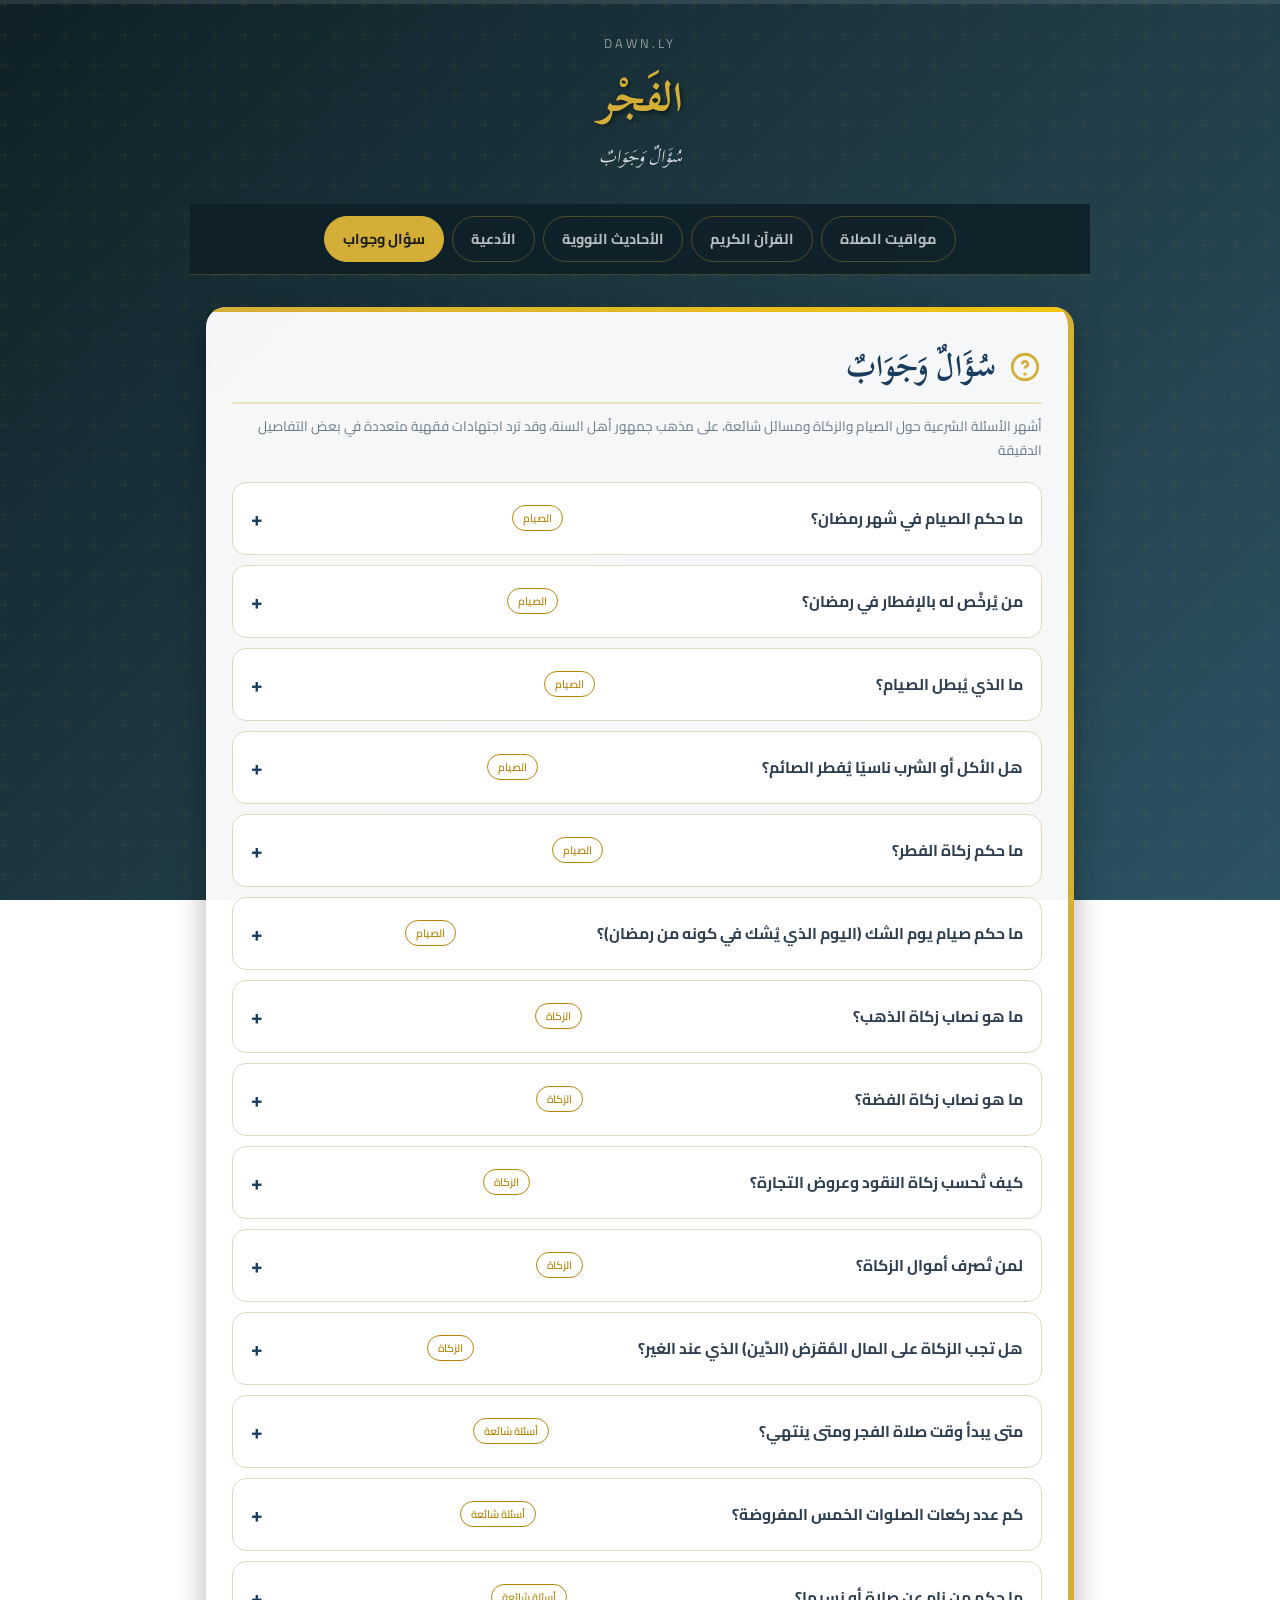
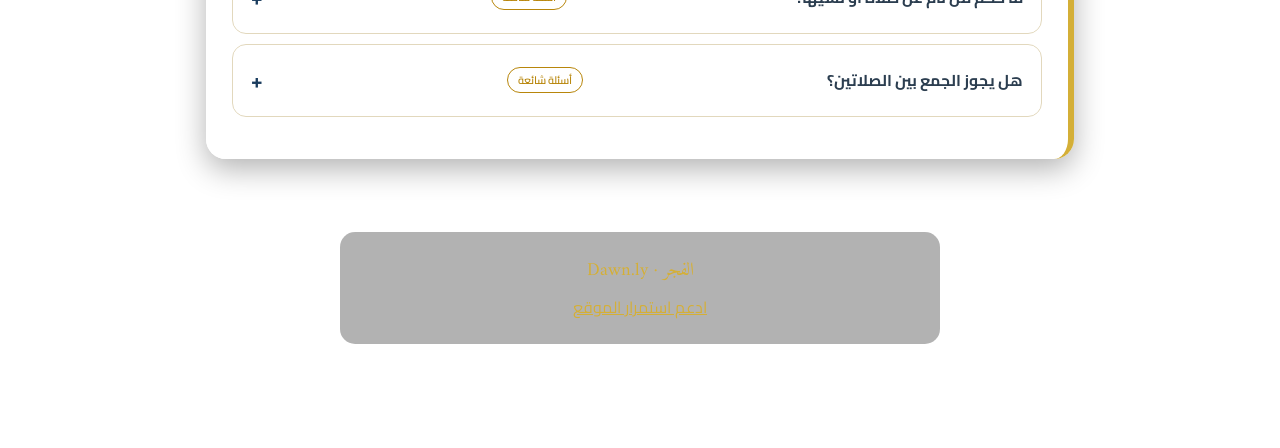
<file: qa.html>
<!DOCTYPE html>
<html lang="ar" dir="rtl">
<head>
<meta charset="UTF-8">
<meta name="viewport" content="width=device-width, initial-scale=1.0">
<title>سؤال وجواب | الفجر - Dawn.ly</title>
<link rel="manifest" href="manifest.json">
<meta name="theme-color" content="#1a3c5e">
<link rel="apple-touch-icon" href="icon-180.png">
<link rel="icon" href="icon-192.png">
<meta name="mobile-web-app-capable" content="yes">
<meta name="apple-mobile-web-app-capable" content="yes">
<meta name="description" content="أشهر الأسئلة الشرعية حول الصيام والزكاة ومسائل شائعة">
<link rel="preconnect" href="https://fonts.googleapis.com">
<link rel="preconnect" href="https://fonts.gstatic.com" crossorigin>
<link href="https://fonts.googleapis.com/css2?family=Amiri:ital,wght@0,400;0,700;1,400&family=Scheherazade+New:wght@400;700&family=Cairo:wght@400;600;700;800&display=swap" rel="stylesheet">
<link rel="stylesheet" href="style.css">
</head>
<body>

<div class="progress-container"><div class="progress-bar" id="progressBar"></div></div>

<div class="container">

    <header>
        <a href="index.html" class="brand-link">
            <div class="domain-tag">Dawn.ly</div>
            <h1>الفَجْر</h1>
        </a>
        <p class="subtitle">سُؤَالٌ وَجَوَابٌ</p>
    </header>

    <nav>
        <a href="index.html">مواقيت الصلاة</a>
        <a href="quran.html">القرآن الكريم</a>
        <a href="hadith.html">الأحاديث النووية</a>
        <a href="duas.html">الأدعية</a>
        <a href="qa.html" class="active">سؤال وجواب</a>
    </nav>

    <div class="section-card">
        <h2 class="section-title">
            <svg viewBox="0 0 24 24"><path d="M11 18h2v-2h-2v2zm1-16C6.48 2 2 6.48 2 12s4.48 10 10 10 10-4.48 10-10S17.52 2 12 2zm0 18c-4.41 0-8-3.59-8-8s3.59-8 8-8 8 3.59 8 8-3.59 8-8 8zm0-13c-1.66 0-3 1.34-3 3h2c0-.55.45-1 1-1s1 .45 1 1c0 1-2 1-2 3h2c0-1 2-1 2-3 0-1.66-1.34-3-3-3z"/></svg>
            سُؤَالٌ وَجَوَابٌ
        </h2>
        <p class="section-note">أشهر الأسئلة الشرعية حول الصيام والزكاة ومسائل شائعة، على مذهب جمهور أهل السنة، وقد ترد اجتهادات فقهية متعددة في بعض التفاصيل الدقيقة</p>
        <div id="qaList"></div>
    </div>

    <footer>
        <div class="footer-note">
            <div class="fname">الفجر · Dawn.ly</div>
            <p><a href="support.html">ادعم استمرار الموقع</a></p>
        </div>
    </footer>
</div>

<script>
const qaData = [
["الصيام","ما حكم الصيام في شهر رمضان؟","الصيام فرض عين على كل مسلم بالغ عاقل قادر مقيم، وتُستثنى المرأة الحائض والنفساء فتفطران وجوبًا ثم تقضيان."],
["الصيام","من يُرخَّص له بالإفطار في رمضان؟","المريض الذي يشقّ عليه الصوم أو يضره، والمسافر سفر قصر (يقضيان لاحقًا)، والحائض والنفساء (يفطران وتقضيان)، والشيخ الكبير والمريض الذي لا يُرجى برؤه (يُطعمان عن كل يوم مسكينًا بدل القضاء)، أما الحامل والمرضع فلهما تفصيل عند أهل العلم إذا خافتا على أنفسهما أو ولديهما."],
["الصيام","ما الذي يُبطل الصيام؟","الأكل والشرب متعمدًا، والجماع، وخروج المني بشهوة، وابتداء الحيض أو النفاس أثناء اليوم. أما القيء المتعمد فمُبطل عند جمهور الفقهاء، وفي بعض المسائل كالحجامة وابتلاع الريق تفصيل واختلاف بين أهل العلم."],
["الصيام","هل الأكل أو الشرب ناسيًا يُفطر الصائم؟","لا يُفطر؛ فمن أكل أو شرب ناسيًا وهو صائم فليتمّ صومه، فإنما أطعمه الله وسقاه، وهذا مذهب جمهور العلماء."],
["الصيام","ما حكم زكاة الفطر؟","واجبة على كل مسلم صغيرًا أو كبيرًا، ذكرًا أو أنثى، ومقدارها صاع من طعام (نحو 2.5 إلى 3 كيلوجرام تقريبًا) من قوت البلد الغالب، وتُخرج قبل صلاة عيد الفطر، ويجوز إخراجها قبل العيد بيوم أو يومين."],
["الصيام","ما حكم صيام يوم الشك (اليوم الذي يُشك في كونه من رمضان)؟","يُكره صيامه احتياطًا عند جمهور العلماء، إلا لمن كانت له عادة سابقة كصيام الاثنين والخميس فوافقت ذلك اليوم."],
["الزكاة","ما هو نصاب زكاة الذهب؟","نصاب الذهب خمسة وثمانون (85) جرامًا من الذهب الخالص فأكثر، فإذا بلغ المال هذا النصاب وحال عليه الحول (سنة هجرية كاملة) وجبت فيه الزكاة بمقدار 2.5% من قيمته."],
["الزكاة","ما هو نصاب زكاة الفضة؟","نصاب الفضة خمسمائة وخمسة وتسعون (595) جرامًا من الفضة الخالصة، والمقدار الواجب فيها أيضًا 2.5% بعد حولان الحول."],
["الزكاة","كيف تُحسب زكاة النقود وعروض التجارة؟","تُقدَّر الأموال النقدية والتجارية بما يعادل نصاب الذهب أو الفضة (وقد رجّح بعض العلماء اعتبار الأدنى منهما تحقيقًا لمصلحة الفقراء)، فمتى بلغت القيمة النصاب وحال عليها الحول وجبت فيها الزكاة بنسبة 2.5%."],
["الزكاة","لمن تُصرف أموال الزكاة؟","تُصرف للأصناف الثمانية الواردة في القرآن الكريم: الفقراء، والمساكين، والعاملين عليها، والمؤلفة قلوبهم، وفي الرقاب، والغارمين، وفي سبيل الله، وابن السبيل."],
["الزكاة","هل تجب الزكاة على المال المُقرَض (الدَّين) الذي عند الغير؟","نعم، عند جمهور الفقهاء تجب الزكاة على الدين إذا كان على شخص مليء يُرجى سداده، ويمكن إخراجها كل سنة أو عند قبض المال حسب الراجح عند بعض أهل العلم."],
["أسئلة شائعة","متى يبدأ وقت صلاة الفجر ومتى ينتهي؟","يبدأ وقت الفجر بطلوع الفجر الصادق (الخيط الأبيض المعترض في الأفق)، وينتهي بطلوع الشمس."],
["أسئلة شائعة","كم عدد ركعات الصلوات الخمس المفروضة؟","الفجر ركعتان، والظهر أربع ركعات، والعصر أربع ركعات، والمغرب ثلاث ركعات، والعشاء أربع ركعات."],
["أسئلة شائعة","ما حكم من نام عن صلاة أو نسيها؟","يجب عليه أن يصليها فور استيقاظه أو تذكّرها، لحديث: (من نام عن صلاة أو نسيها فليصلّها إذا ذكرها، لا كفارة لها إلا ذلك)."],
["أسئلة شائعة","هل يجوز الجمع بين الصلاتين؟","يجوز الجمع بين الظهر والعصر، وبين المغرب والعشاء، للمسافر سفر قصر، وللمريض ومن في حكمه، وفي المطر الشديد عند بعض أهل العلم، وذلك تيسيرًا ورفعًا للحرج."]
];
document.getElementById('qaList').innerHTML = qaData.map((q,i)=>`
  <div class="qa">
    <button class="q" data-i="${i}">
      <span>${q[1]}</span>
      <span class="tag">${q[0]}</span>
      <span class="plus">+</span>
    </button>
    <div class="a"><p>${q[2]}</p></div>
  </div>
`).join('');
document.getElementById('qaList').addEventListener('click', e=>{
  const btn = e.target.closest('button.q');
  if(!btn) return;
  btn.closest('.qa').classList.toggle('open');
});
</script>
<script src="app.js"></script>
</body>
</html>
</file>
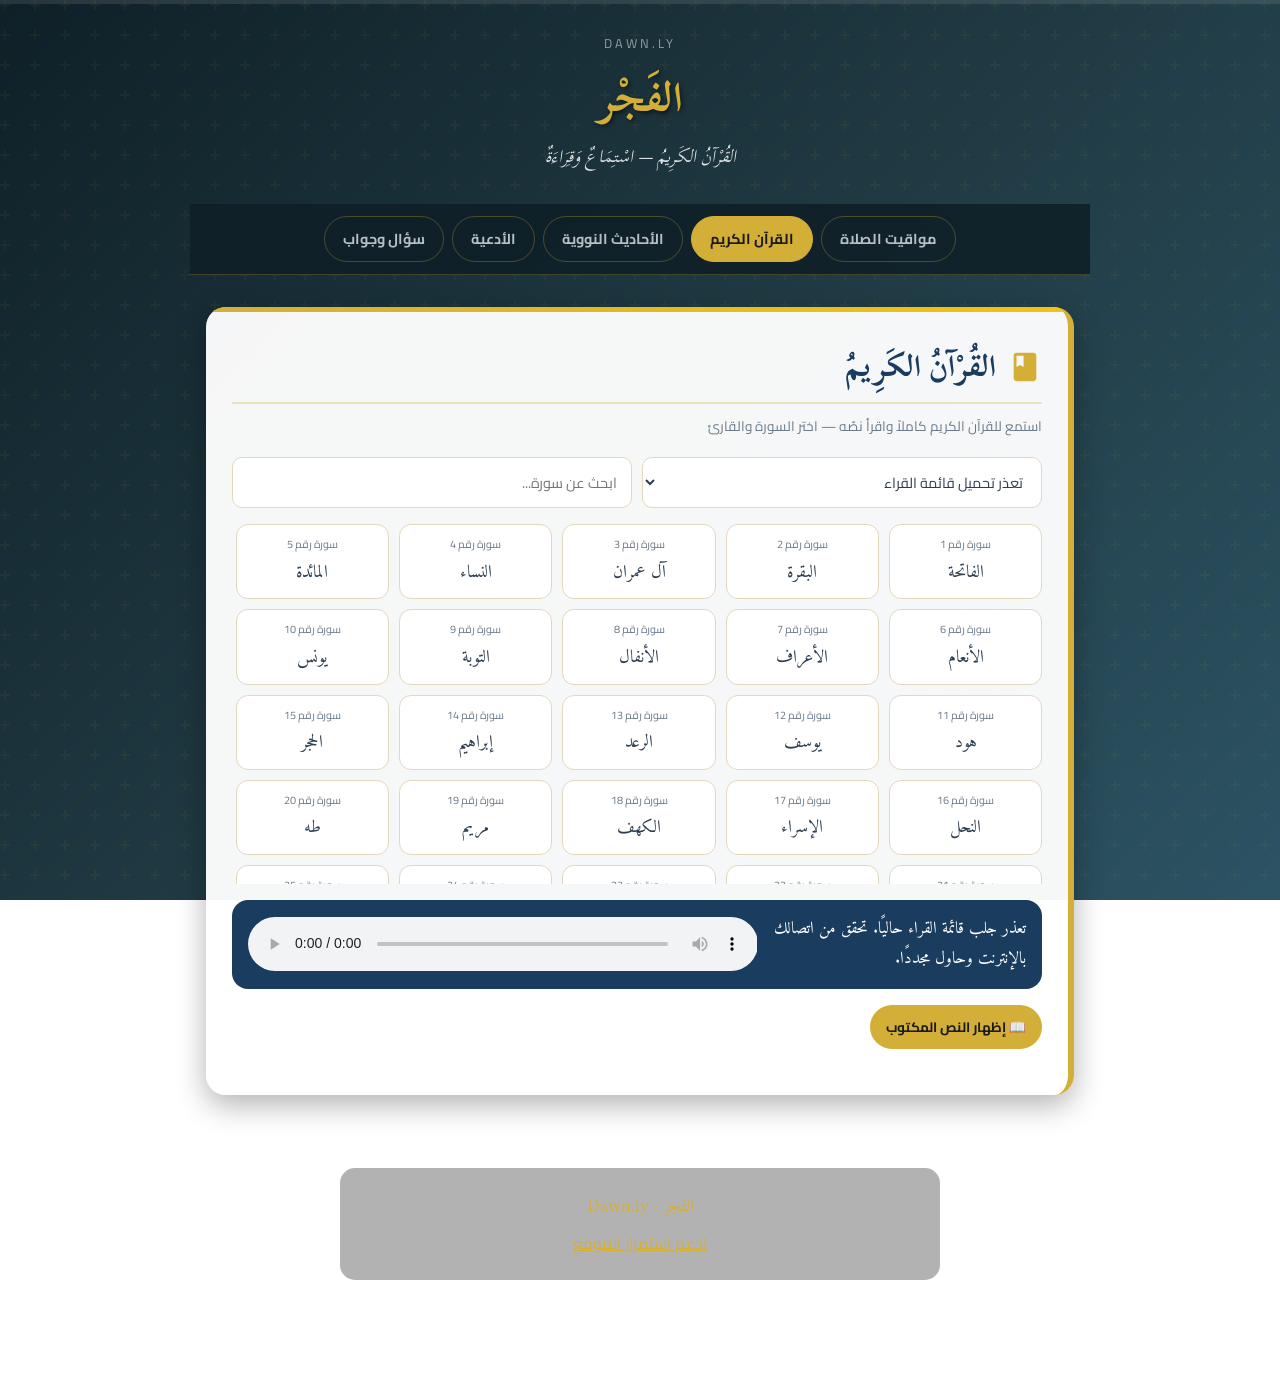
<file: quran.html>
<!DOCTYPE html>
<html lang="ar" dir="rtl">
<head>
<meta charset="UTF-8">
<meta name="viewport" content="width=device-width, initial-scale=1.0">
<title>القرآن الكريم | الفجر - Dawn.ly</title>
<link rel="manifest" href="manifest.json">
<meta name="theme-color" content="#1a3c5e">
<link rel="apple-touch-icon" href="icon-180.png">
<link rel="icon" href="icon-192.png">
<meta name="mobile-web-app-capable" content="yes">
<meta name="apple-mobile-web-app-capable" content="yes">
<meta name="description" content="استمع للقرآن الكريم كاملًا بصوت نخبة من القراء، واقرأ نصه المكتوب بالرسم العثماني">
<link rel="preconnect" href="https://fonts.googleapis.com">
<link rel="preconnect" href="https://fonts.gstatic.com" crossorigin>
<link href="https://fonts.googleapis.com/css2?family=Amiri:ital,wght@0,400;0,700;1,400&family=Scheherazade+New:wght@400;700&family=Cairo:wght@400;600;700;800&display=swap" rel="stylesheet">
<link rel="stylesheet" href="style.css">
</head>
<body>

<div class="progress-container"><div class="progress-bar" id="progressBar"></div></div>

<div class="container">

    <header>
        <a href="index.html" class="brand-link">
            <div class="domain-tag">Dawn.ly</div>
            <h1>الفَجْر</h1>
        </a>
        <p class="subtitle">القُرْآنُ الكَرِيمُ — اسْتِمَاعٌ وَقِرَاءَةٌ</p>
    </header>

    <nav>
        <a href="index.html">مواقيت الصلاة</a>
        <a href="quran.html" class="active">القرآن الكريم</a>
        <a href="hadith.html">الأحاديث النووية</a>
        <a href="duas.html">الأدعية</a>
        <a href="qa.html">سؤال وجواب</a>
    </nav>

    <div class="section-card">
        <h2 class="section-title">
            <svg viewBox="0 0 24 24"><path d="M18 2H6c-1.1 0-2 .9-2 2v16c0 1.1.9 2 2 2h12c1.1 0 2-.9 2-2V4c0-1.1-.9-2-2-2zM6 4h5v8l-2.5-1.5L6 12V4z"/></svg>
            القُرْآنُ الكَرِيمُ
        </h2>
        <p class="section-note">استمع للقرآن الكريم كاملاً واقرأ نصّه — اختر السورة والقارئ</p>
        <div class="controls-row">
            <select id="reciterSelect"><option value="">جارٍ تحميل قائمة القراء...</option></select>
            <input class="search-box" id="surahSearch" placeholder="ابحث عن سورة...">
        </div>
        <div class="surah-list" id="surahList"></div>
        <div class="player-bar">
            <span class="now-playing" id="nowPlaying">اختر سورة للاستماع أو القراءة</span>
            <audio id="audioPlayer" controls></audio>
        </div>
        <button class="quran-text-toggle" id="toggleQuranText">📖 إظهار النص المكتوب</button>
        <div class="quran-text-box" id="quranTextBox">
            <div class="surah-heading" id="quranTextHeading"></div>
            <div class="quran-text-status" id="quranTextStatus"></div>
            <div class="ayahs" id="quranTextAyahs"></div>
        </div>
    </div>

    <footer>
        <div class="footer-note">
            <div class="fname">الفجر · Dawn.ly</div>
            <p><a href="support.html">ادعم استمرار الموقع</a></p>
        </div>
    </footer>
</div>

<script>
const surahs = [
 "الفاتحة","البقرة","آل عمران","النساء","المائدة","الأنعام","الأعراف","الأنفال","التوبة","يونس",
 "هود","يوسف","الرعد","إبراهيم","الحجر","النحل","الإسراء","الكهف","مريم","طه",
 "الأنبياء","الحج","المؤمنون","النور","الفرقان","الشعراء","النمل","القصص","العنكبوت","الروم",
 "لقمان","السجدة","الأحزاب","سبأ","فاطر","يس","الصافات","ص","الزمر","غافر",
 "فصلت","الشورى","الزخرف","الدخان","الجاثية","الأحقاف","محمد","الفتح","الحجرات","ق",
 "الذاريات","الطور","النجم","القمر","الرحمن","الواقعة","الحديد","المجادلة","الحشر","الممتحنة",
 "الصف","الجمعة","المنافقون","التغابن","الطلاق","التحريم","الملك","القلم","الحاقة","المعارج",
 "نوح","الجن","المزمل","المدثر","القيامة","الإنسان","المرسلات","النبأ","النازعات","عبس",
 "التكوير","الانفطار","المطففين","الانشقاق","البروج","الطارق","الأعلى","الغاشية","الفجر","البلد",
 "الشمس","الليل","الضحى","الشرح","التين","العلق","القدر","البينة","الزلزلة","العاديات",
 "القارعة","التكاثر","العصر","الهمزة","الفيل","قريش","الماعون","الكوثر","الكافرون","النصر",
 "المسد","الإخلاص","الفلق","الناس"
];
const TARGET_RECITERS = [
  {match:'العفاسي', label:'مشاري راشد العفاسي'},
  {match:'عبد الباسط', label:'عبد الباسط عبد الصمد'},
  {match:'السديس', label:'عبد الرحمن السديس'},
  {match:'الحصري', label:'محمود خليل الحصري'},
  {match:'المنشاوي', label:'محمد صديق المنشاوي'},
  {match:'الشاطري', label:'أبو بكر الشاطري'}
];
let reciterServers = {};
const reciterSelect = document.getElementById('reciterSelect');

async function loadReciters(){
  try{
    const res = await fetch('https://mp3quran.net/api/v3/reciters?language=ar&rewaya=1');
    if(!res.ok) throw new Error('network');
    const json = await res.json();
    const all = json.reciters || [];
    const found = [];
    TARGET_RECITERS.forEach(target=>{
      const rec = all.find(r => r.name && r.name.includes(target.match));
      if(rec && rec.moshaf && rec.moshaf.length){
        const moshaf = rec.moshaf.find(m => Number(m.surah_total) === 114) || rec.moshaf[0];
        if(moshaf && moshaf.server) found.push({label: target.label, server: moshaf.server});
      }
    });
    if(!found.length) throw new Error('no reciters matched');
    found.forEach(r => reciterServers[r.label] = r.server);
    reciterSelect.innerHTML = found.map(r=>`<option value="${r.label}">${r.label}</option>`).join('');
  }catch(err){
    reciterSelect.innerHTML = `<option value="">تعذر تحميل قائمة القراء</option>`;
    nowPlaying.textContent = 'تعذر جلب قائمة القراء حاليًا. تحقق من اتصالك بالإنترنت وحاول مجددًا.';
  }
}

const surahListEl = document.getElementById('surahList');
function renderSurahs(filter=''){
  const f = filter.trim();
  surahListEl.innerHTML = surahs.map((name,i)=>{
    const num = i+1;
    if(f && !name.includes(f) && !String(num).includes(f)) return '';
    return `<div class="surah-item" data-num="${num}" data-name="${name}">
      <div class="num">سورة رقم ${num}</div>
      <div class="nm">${name}</div>
    </div>`;
  }).join('');
}
renderSurahs();
document.getElementById('surahSearch').addEventListener('input', e=>renderSurahs(e.target.value));

const audioPlayer = document.getElementById('audioPlayer');
const nowPlaying = document.getElementById('nowPlaying');

function playSurah(reciterLabel, num, name){
  const server = reciterServers[reciterLabel];
  if(!server){ nowPlaying.textContent = 'اختر قارئًا أولاً.'; return; }
  const padded = String(num).padStart(3,'0');
  audioPlayer.onerror = ()=>{ nowPlaying.textContent = `تعذر تشغيل سورة ${name} بصوت ${reciterLabel} حاليًا. جرّب قارئًا آخر.`; };
  audioPlayer.src = `${server}${padded}.mp3`;
  audioPlayer.play().catch(()=>{});
  nowPlaying.textContent = `الآن: سورة ${name} — ${reciterLabel}`;
}

let currentSurahNum = null, currentSurahName = null;
surahListEl.addEventListener('click', e=>{
  const item = e.target.closest('.surah-item');
  if(!item) return;
  document.querySelectorAll('.surah-item.playing').forEach(el=>el.classList.remove('playing'));
  item.classList.add('playing');
  currentSurahNum = item.dataset.num; currentSurahName = item.dataset.name;
  playSurah(reciterSelect.value, currentSurahNum, currentSurahName);
  if(document.getElementById('quranTextBox').classList.contains('open')) loadQuranText(currentSurahNum, currentSurahName);
});
reciterSelect.addEventListener('change', ()=>{
  const playing = document.querySelector('.surah-item.playing');
  if(playing) playSurah(reciterSelect.value, playing.dataset.num, playing.dataset.name);
});
loadReciters();

const toggleBtn = document.getElementById('toggleQuranText');
const textBox = document.getElementById('quranTextBox');
const textHeading = document.getElementById('quranTextHeading');
const textStatus = document.getElementById('quranTextStatus');
const textAyahs = document.getElementById('quranTextAyahs');

toggleBtn.addEventListener('click', ()=>{
  const opening = !textBox.classList.contains('open');
  textBox.classList.toggle('open');
  toggleBtn.textContent = opening ? '📖 إخفاء النص المكتوب' : '📖 إظهار النص المكتوب';
  if(opening){
    if(currentSurahNum){ loadQuranText(currentSurahNum, currentSurahName); }
    else { textStatus.textContent = 'اختر سورة أولاً من القائمة أعلاه لعرض نصها.'; textAyahs.innerHTML=''; textHeading.textContent=''; }
  }
});

async function loadQuranText(num, name){
  textHeading.textContent = `سورة ${name}`;
  textStatus.textContent = 'جارٍ تحميل النص...';
  textAyahs.innerHTML = '';
  try{
    const res = await fetch(`https://api.alquran.cloud/v1/surah/${num}/quran-uthmani`);
    if(!res.ok) throw new Error('network');
    const json = await res.json();
    const ayahs = json.data.ayahs || [];
    textAyahs.innerHTML = ayahs.map(a => `${a.text} <span class="ayah-num">${a.numberInSurah}</span>`).join(' ');
    textStatus.textContent = '';
  }catch(err){
    textStatus.textContent = 'تعذر تحميل نص السورة حاليًا. تحقق من اتصالك بالإنترنت وحاول مجددًا.';
  }
}
</script>
<script src="app.js"></script>
</body>
</html>
</file>
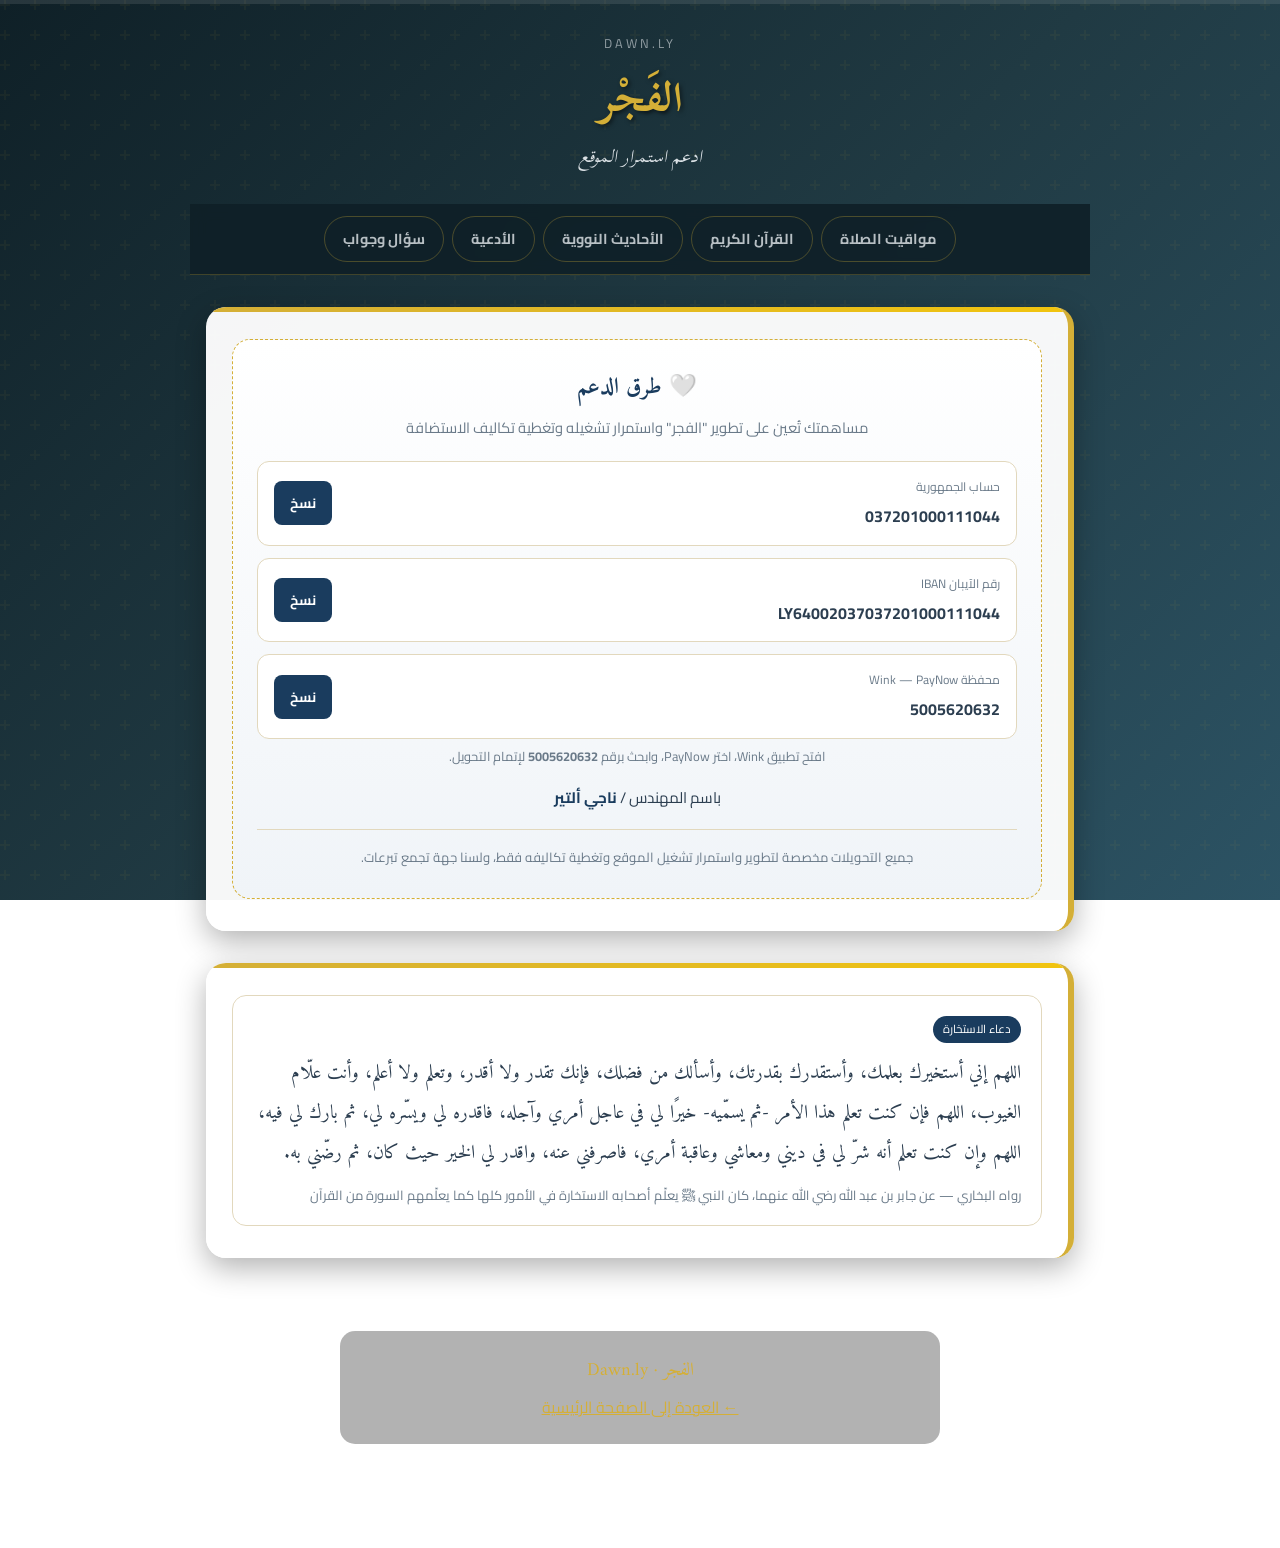
<file: support.html>
<!DOCTYPE html>
<html lang="ar" dir="rtl">
<head>
<meta charset="UTF-8">
<meta name="viewport" content="width=device-width, initial-scale=1.0">
<title>ادعم استمرار الموقع | الفجر - Dawn.ly</title>
<link rel="manifest" href="manifest.json">
<meta name="theme-color" content="#1a3c5e">
<link rel="apple-touch-icon" href="icon-180.png">
<link rel="icon" href="icon-192.png">
<meta name="mobile-web-app-capable" content="yes">
<meta name="apple-mobile-web-app-capable" content="yes">
<link rel="preconnect" href="https://fonts.googleapis.com">
<link rel="preconnect" href="https://fonts.gstatic.com" crossorigin>
<link href="https://fonts.googleapis.com/css2?family=Amiri:ital,wght@0,400;0,700;1,400&family=Scheherazade+New:wght@400;700&family=Cairo:wght@400;600;700;800&display=swap" rel="stylesheet">
<link rel="stylesheet" href="style.css">
</head>
<body>

<div class="progress-container"><div class="progress-bar" id="progressBar"></div></div>

<div class="container">

    <header>
        <a href="index.html" class="brand-link">
            <div class="domain-tag">Dawn.ly</div>
            <h1>الفَجْر</h1>
        </a>
        <p class="subtitle">ادعم استمرار الموقع</p>
    </header>

    <nav>
        <a href="index.html">مواقيت الصلاة</a>
        <a href="quran.html">القرآن الكريم</a>
        <a href="hadith.html">الأحاديث النووية</a>
        <a href="duas.html">الأدعية</a>
        <a href="qa.html">سؤال وجواب</a>
    </nav>

    <div class="section-card">
        <div class="support-card">
            <h2>🤍 طرق الدعم</h2>
            <p class="lead">مساهمتك تُعين على تطوير "الفجر" واستمرار تشغيله وتغطية تكاليف الاستضافة</p>

            <div class="support-row">
                <div>
                    <div class="label">حساب الجمهورية</div>
                    <div class="value" id="accNum">037201000111044</div>
                </div>
                <button class="copy-btn" data-copy="037201000111044">نسخ</button>
            </div>

            <div class="support-row">
                <div>
                    <div class="label">رقم الآيبان IBAN</div>
                    <div class="value" id="ibanNum">LY64002037037201000111044</div>
                </div>
                <button class="copy-btn" data-copy="LY64002037037201000111044">نسخ</button>
            </div>

            <div class="support-row">
                <div>
                    <div class="label">محفظة Wink — PayNow</div>
                    <div class="value" id="winkNum">5005620632</div>
                </div>
                <button class="copy-btn" data-copy="5005620632">نسخ</button>
            </div>
            <p style="font-size:.8rem; color:var(--muted); font-family:'Cairo',sans-serif; margin:-6px 0 12px;">
                افتح تطبيق Wink، اختر PayNow، وابحث برقم <strong>5005620632</strong> لإتمام التحويل.
            </p>

            <p class="support-name">باسم المهندس / <strong>ناجي ألتير</strong></p>

            <p class="support-disclaimer">
                جميع التحويلات مخصصة لتطوير واستمرار تشغيل الموقع وتغطية تكاليفه فقط، ولسنا جهة تجمع تبرعات.
            </p>
        </div>
    </div>

    <div class="section-card">
        <div class="item-card" style="margin-bottom:0;">
            <span class="idx">دعاء الاستخارة</span>
            <div class="arabic">
                اللهم إني أستخيرك بعلمك، وأستقدرك بقدرتك، وأسألك من فضلك، فإنك تقدر ولا أقدر، وتعلم ولا أعلم، وأنت علّام الغيوب، اللهم فإن كنت تعلم هذا الأمر -ثم يسمّيه- خيرًا لي في عاجل أمري وآجله، فاقدره لي ويسّره لي، ثم بارك لي فيه، اللهم وإن كنت تعلم أنه شرّ لي في ديني ومعاشي وعاقبة أمري، فاصرفني عنه، واقدر لي الخير حيث كان، ثم رضّني به.
            </div>
            <div class="src">رواه البخاري — عن جابر بن عبد الله رضي الله عنهما، كان النبي ﷺ يعلّم أصحابه الاستخارة في الأمور كلها كما يعلّمهم السورة من القرآن</div>
        </div>
    </div>

    <footer>
        <div class="footer-note">
            <div class="fname">الفجر · Dawn.ly</div>
            <p><a href="index.html">← العودة إلى الصفحة الرئيسية</a></p>
        </div>
    </footer>
</div>

<script src="app.js"></script>
</body>
</html>
</file>
<file: style.css>
:root {
    --primary-color: #1a3c5e;
    --secondary-color: #d4af37;
    --secondary-light: #f1c40f;
    --accent-color: #f0f4f8;
    --text-color: #2c3e50;
    --bg-gradient: linear-gradient(135deg, #0f2027 0%, #203a43 50%, #2c5364 100%);
    --card-bg: rgba(255, 255, 255, 0.96);
    --shadow: 0 10px 30px rgba(0, 0, 0, 0.3);
    --transition: all 0.4s cubic-bezier(0.25, 0.8, 0.25, 1);
    --muted: #6a7a89;
    --line: #e2d8bd;
}
*{ box-sizing:border-box; margin:0; padding:0; }
body{
    font-family:'Scheherazade New','Amiri',serif;
    background:var(--bg-gradient);
    background-attachment:fixed;
    color:var(--text-color);
    line-height:1.8;
    min-height:100vh;
    overflow-x:hidden;
    position:relative;
}
.cairo{ font-family:'Cairo',sans-serif; }
body::before{
    content:'';
    position:fixed; top:0; left:0; width:100%; height:100%;
    background-image:url("data:image/svg+xml,%3Csvg width='60' height='60' viewBox='0 0 60 60' xmlns='http://www.w3.org/2000/svg'%3E%3Cg fill='none' fill-rule='evenodd'%3E%3Cg fill='%23d4af37' fill-opacity='0.05'%3E%3Cpath d='M36 34v-4h-2v4h-4v2h4v4h2v-4h4v-2h-4zm0-30V0h-2v4h-4v2h4v4h2V6h4V4h-4zM6 34v-4H4v4H0v2h4v4h2v-4h4v-2H6zM6 4V0H4v4H0v2h4v4h2V6h4V4H6z'/%3E%3C/g%3E%3C/g%3E%3C/svg%3E");
    pointer-events:none; z-index:-1;
}

.progress-container{ position:fixed; top:0; left:0; width:100%; height:4px; background:rgba(255,255,255,.1); z-index:1000; }
.progress-bar{ height:100%; background:var(--secondary-color); width:0%; transition:width .2s ease; box-shadow:0 0 10px var(--secondary-color); }

.container{ max-width:900px; margin:0 auto; padding:2rem 1rem 4rem; }

header{ text-align:center; margin-bottom:2rem; animation:fadeInDown 1s ease-out; position:relative; }
.header-art{ width:100%; max-width:420px; margin:0 auto 1.2rem; }
.header-art svg{ width:100%; height:auto; filter:drop-shadow(0 10px 24px rgba(0,0,0,.4)); }
.domain-tag{
    font-family:'Cairo',sans-serif; letter-spacing:3px; text-transform:uppercase;
    font-size:.8rem; color:rgba(240,244,248,.55); margin-bottom:6px;
}
h1{
    font-size:2.6rem; color:var(--secondary-color);
    text-shadow:2px 2px 4px rgba(0,0,0,.5);
    margin-bottom:.3rem; font-weight:700;
}
a.brand-link{ text-decoration:none; display:block; }
.subtitle{ font-size:1.1rem; color:var(--accent-color); font-style:italic; opacity:.9; }

nav{
    position:sticky; top:0; z-index:200;
    display:flex; justify-content:center; flex-wrap:wrap; gap:8px;
    background:rgba(15,32,39,.9);
    backdrop-filter:blur(8px);
    border-bottom:1px solid rgba(212,175,55,.25);
    padding:12px 8px; margin:0 -1rem 2rem;
}
nav a{
    font-family:'Cairo',sans-serif; font-weight:700; font-size:.9rem;
    background:transparent; color:rgba(240,244,248,.75); text-decoration:none;
    border:1px solid rgba(212,175,55,.3);
    padding:9px 18px; border-radius:999px; cursor:pointer; transition:var(--transition);
    display:inline-block;
}
nav a:hover{ background:rgba(212,175,55,.12); }
nav a.active{ background:var(--secondary-color); color:#1a1a1a; border-color:var(--secondary-color); }

.section-card{
    background:var(--card-bg);
    border-radius:20px;
    padding:2rem 1.6rem;
    margin-bottom:2rem;
    box-shadow:var(--shadow);
    border-right:6px solid var(--secondary-color);
    transition:var(--transition);
    position:relative; overflow:hidden;
    animation:cardIn .6s ease both;
}
@keyframes cardIn{ from{opacity:0; transform:translateY(20px);} to{opacity:1; transform:translateY(0);} }
.section-card:hover{ transform:translateY(-4px); box-shadow:0 15px 40px rgba(0,0,0,.35); }
.section-card::before{
    content:''; position:absolute; top:0; left:0; width:100%; height:5px;
    background:linear-gradient(90deg, var(--secondary-color), var(--secondary-light), var(--secondary-color));
    background-size:200% 100%; animation:shimmer 3s infinite linear;
}
@keyframes shimmer{ 0%{background-position:100% 0;} 100%{background-position:-100% 0;} }

.section-title{
    font-size:1.9rem; color:var(--primary-color); margin-bottom:1.2rem;
    display:flex; align-items:center; gap:.8rem;
    border-bottom:2px solid rgba(212,175,55,.3); padding-bottom:.5rem;
}
.section-title svg{ width:34px; height:34px; fill:var(--secondary-color); flex:none; }
.section-note{ font-family:'Cairo',sans-serif; font-size:.85rem; color:var(--muted); margin:-.6rem 0 1.2rem; }

.divider{
    height:14px; margin:22px 0;
    background-repeat:repeat-x; background-position:center; opacity:.5;
    background-image:url("data:image/svg+xml;utf8,<svg xmlns='http://www.w3.org/2000/svg' width='28' height='14'><path d='M14 0 L18 4 L14 8 L10 4 Z M14 6 L18 10 L14 14 L10 10 Z' fill='%23d4af37'/></svg>");
}

.item-card{
    background:#fff; border:1px solid var(--line); border-radius:14px;
    padding:18px 20px; margin-bottom:14px;
}
.item-card .idx{
    display:inline-block; background:var(--primary-color); color:#fff; font-family:'Cairo',sans-serif;
    font-size:.72rem; padding:3px 10px; border-radius:999px; margin-bottom:10px;
}
.item-card .arabic{ font-family:'Amiri',serif; font-size:1.2rem; line-height:2.1; color:var(--text-color); }
.item-card .src{ margin-top:10px; font-size:.82rem; color:var(--muted); font-family:'Cairo',sans-serif; }
.item-card h3{ margin:0 0 8px; font-family:'Amiri',serif; color:var(--primary-color); font-size:1.1rem; }

.loc-line{
    display:flex; align-items:center; justify-content:space-between; flex-wrap:wrap; gap:8px;
    margin-bottom:14px; color:var(--muted); font-size:.9rem; font-family:'Cairo',sans-serif;
}
.times-grid{ display:grid; grid-template-columns:repeat(auto-fit,minmax(110px,1fr)); gap:10px; }
.time-box{
    background:rgba(240,244,248,.7); border-radius:12px; padding:14px 8px; text-align:center;
    border:1px solid var(--line); font-family:'Cairo',sans-serif;
}
.time-box.now{ background:linear-gradient(160deg,var(--primary-color),#2c5364); color:#fff; border-color:var(--primary-color); }
.time-box .name{ font-weight:700; font-size:.9rem; }
.time-box .val{ font-family:'Amiri',serif; font-size:1.4rem; margin-top:6px; }
.status{ text-align:center; color:var(--muted); padding:16px 0; font-family:'Cairo',sans-serif; }
.hijri{ text-align:center; margin-top:14px; font-size:.88rem; color:var(--muted); font-family:'Cairo',sans-serif; }

.controls-row{ display:flex; gap:10px; flex-wrap:wrap; margin-bottom:16px; }
select, .search-box{
    font-family:'Cairo',sans-serif; padding:10px 14px; border-radius:10px;
    border:1px solid var(--line); background:#fff; color:var(--text-color); font-size:.9rem; flex:1; min-width:150px;
}
.surah-list{
    display:grid; grid-template-columns:repeat(auto-fill,minmax(140px,1fr)); gap:10px;
    max-height:360px; overflow-y:auto; padding-left:4px; margin-bottom:16px;
}
.surah-item{
    background:#fff; border:1px solid var(--line); border-radius:12px; padding:10px 8px;
    text-align:center; cursor:pointer; transition:.15s; font-family:'Cairo',sans-serif;
}
.surah-item:hover{ border-color:var(--secondary-color); background:var(--accent-color); }
.surah-item.playing{ background:var(--primary-color); color:#fff; border-color:var(--primary-color); }
.surah-item .num{ font-size:.68rem; color:var(--muted); }
.surah-item.playing .num{ color:rgba(255,255,255,.75); }
.surah-item .nm{ font-family:'Amiri',serif; font-size:1.1rem; margin-top:2px; }
.player-bar{
    background:var(--primary-color); border-radius:16px; padding:14px 16px; color:#fff;
    display:flex; align-items:center; gap:14px; flex-wrap:wrap; margin-bottom:16px;
}
.player-bar .now-playing{ font-family:'Amiri',serif; font-size:1.05rem; flex:1; min-width:140px; }
audio{ flex:2; min-width:220px; }
.quran-text-toggle{
    font-family:'Cairo',sans-serif; font-weight:700; font-size:.85rem;
    background:var(--secondary-color); color:#1a1a1a; border:none;
    padding:9px 16px; border-radius:999px; cursor:pointer; margin-bottom:14px;
}
.quran-text-box{
    display:none; background:#fff; border:1px solid var(--line); border-radius:16px;
    padding:22px 24px; margin-bottom:16px;
}
.quran-text-box.open{ display:block; }
.quran-text-box .surah-heading{
    text-align:center; font-family:'Amiri',serif; color:var(--primary-color);
    font-size:1.5rem; margin-bottom:16px; padding-bottom:12px; border-bottom:1px dashed var(--secondary-color);
}
.quran-text-box .ayahs{ font-family:'Amiri',serif; font-size:1.5rem; line-height:2.6; text-align:justify; }
.ayah-num{
    display:inline-flex; align-items:center; justify-content:center;
    width:26px; height:26px; border:1.5px solid var(--secondary-color); border-radius:50%;
    font-family:'Cairo',sans-serif; font-size:.65rem; color:var(--primary-color); margin:0 4px;
    vertical-align:middle;
}
.quran-text-status{ text-align:center; color:var(--muted); font-family:'Cairo',sans-serif; padding:20px 0; }

.qa{ background:#fff; border:1px solid var(--line); border-radius:14px; margin-bottom:10px; overflow:hidden; }
.qa button.q{
    width:100%; text-align:right; background:transparent; border:none; padding:16px 18px;
    font-family:'Cairo',sans-serif; font-weight:700; font-size:.98rem; color:var(--text-color);
    cursor:pointer; display:flex; justify-content:space-between; align-items:center; gap:10px;
}
.qa button.q .tag{
    font-size:.68rem; font-weight:600; color:#b8860b; border:1px solid #b8860b;
    border-radius:999px; padding:2px 10px; white-space:nowrap;
}
.qa .a{ max-height:0; overflow:hidden; transition:max-height .3s ease; padding:0 18px; font-family:'Cairo',sans-serif; font-size:.94rem; }
.qa .a p{ margin:0 0 16px; }
.qa.open .a{ max-height:400px; }
.qa .plus{ transition:.2s; color:var(--primary-color); font-size:1.3rem; flex:none; }
.qa.open .plus{ transform:rotate(45deg); }

.install-wrap{ text-align:center; margin:8px 0 18px; }
#installBtn{
    display:inline-flex; align-items:center; gap:10px; font-family:'Cairo',sans-serif;
    background:linear-gradient(135deg,var(--primary-color),#2c5364); color:#fff; border:none;
    padding:14px 26px; border-radius:999px; font-weight:700; font-size:.98rem; cursor:pointer;
    box-shadow:0 8px 24px rgba(0,0,0,.3);
}
#installBtn svg{ width:20px; height:20px; }
#installNote{ display:block; margin-top:10px; font-size:.8rem; color:rgba(240,244,248,.7); font-family:'Cairo',sans-serif; }

.support-banner{
    display:flex; align-items:center; gap:14px; text-decoration:none; color:#1a1a1a;
    background:linear-gradient(120deg,var(--secondary-color),var(--secondary-light));
    border-radius:16px; padding:16px 18px; margin-bottom:18px; box-shadow:0 8px 22px rgba(212,175,55,.25);
    transition:var(--transition);
}
.support-banner:hover{ transform:translateY(-2px); }
.support-banner .icon{ font-size:1.4rem; }
.support-banner .txt{ flex:1; font-family:'Cairo',sans-serif; }
.support-banner .txt strong{ display:block; font-family:'Amiri',serif; font-size:1rem; }
.support-banner .txt small{ display:block; font-size:.78rem; }

.support-card{
    background:linear-gradient(180deg,#fff, var(--accent-color));
    border:1.5px dashed var(--secondary-color);
    border-radius:18px; padding:28px 24px; text-align:center;
}
.support-card h2{ font-family:'Amiri',serif; color:var(--primary-color); font-size:1.4rem; margin:0 0 6px; }
.support-card p.lead{ color:var(--muted); font-size:.92rem; margin:0 0 20px; font-family:'Cairo',sans-serif; }
.support-row{
    background:#fff; border:1px solid var(--line); border-radius:12px; padding:14px 16px;
    display:flex; align-items:center; justify-content:space-between; gap:10px; margin-bottom:12px; text-align:right;
}
.support-row .label{ font-size:.76rem; color:var(--muted); margin-bottom:4px; font-family:'Cairo',sans-serif; }
.support-row .value{
    font-family:'Cairo',sans-serif; font-weight:700; font-size:1rem; color:var(--text-color);
    direction:ltr; unicode-bidi:plaintext; word-break:break-all;
}
.support-row button.copy-btn{
    flex:none; background:var(--primary-color); color:#fff; border:none; border-radius:8px;
    padding:9px 16px; font-family:'Cairo',sans-serif; font-size:.85rem; font-weight:700; cursor:pointer; white-space:nowrap;
}
.support-row button.copy-btn:hover{ background:#2c5364; }
.support-name{ font-size:.95rem; color:var(--text-color); margin:16px 0 0; font-family:'Cairo',sans-serif; }
.support-name strong{ color:var(--primary-color); }
.support-disclaimer{
    margin-top:18px; font-size:.82rem; color:var(--muted); line-height:1.8;
    border-top:1px solid var(--line); padding-top:16px; font-family:'Cairo',sans-serif;
}

.modal-overlay{ display:none; position:fixed; inset:0; z-index:2000; background:rgba(0,0,0,.7); align-items:flex-end; justify-content:center; backdrop-filter:blur(4px); }
.modal-overlay.open{ display:flex; }
.modal-sheet{
    background:var(--accent-color); width:100%; max-width:480px; border-radius:22px 22px 0 0;
    padding:26px 22px 32px; animation:modalPop .3s ease-out; font-family:'Cairo',sans-serif;
}
@keyframes modalPop{ from{transform:translateY(60px); opacity:0;} to{transform:translateY(0); opacity:1;} }
.modal-sheet h3{ font-family:'Amiri',serif; color:var(--primary-color); margin:0 0 14px; font-size:1.25rem; }
.modal-sheet ol{ margin:0 0 18px; padding-inline-start:20px; }
.modal-sheet li{ margin-bottom:10px; font-size:.92rem; }
.modal-sheet .share-icon{ display:inline-flex; align-items:center; justify-content:center; width:22px; height:22px; background:var(--primary-color); color:#fff; border-radius:6px; font-size:.8rem; }
.modal-close{ display:block; width:100%; text-align:center; background:var(--primary-color); color:#fff; border:none; padding:13px; border-radius:12px; font-weight:700; font-size:.92rem; cursor:pointer; }

footer{ text-align:center; padding:2.5rem 1rem; color:var(--accent-color); font-size:1rem; margin-top:1rem; border-top:1px solid rgba(255,255,255,.1); font-family:'Cairo',sans-serif; }
.footer-note{ max-width:600px; margin:0 auto; background:rgba(0,0,0,.3); padding:1.4rem; border-radius:15px; backdrop-filter:blur(5px); }
footer .fname{ color:var(--secondary-color); font-family:'Amiri',serif; font-size:1.15rem; margin-bottom:6px; }
footer a{ color:var(--secondary-color); }

@keyframes fadeInDown{ from{opacity:0; transform:translateY(-30px);} to{opacity:1; transform:translateY(0);} }

@media (max-width:768px){
    h1{ font-size:2.1rem; }
    .subtitle{ font-size:1rem; }
    .section-card{ padding:1.4rem 1.1rem; }
    .quran-text-box .ayahs{ font-size:1.3rem; }
}
</file>
